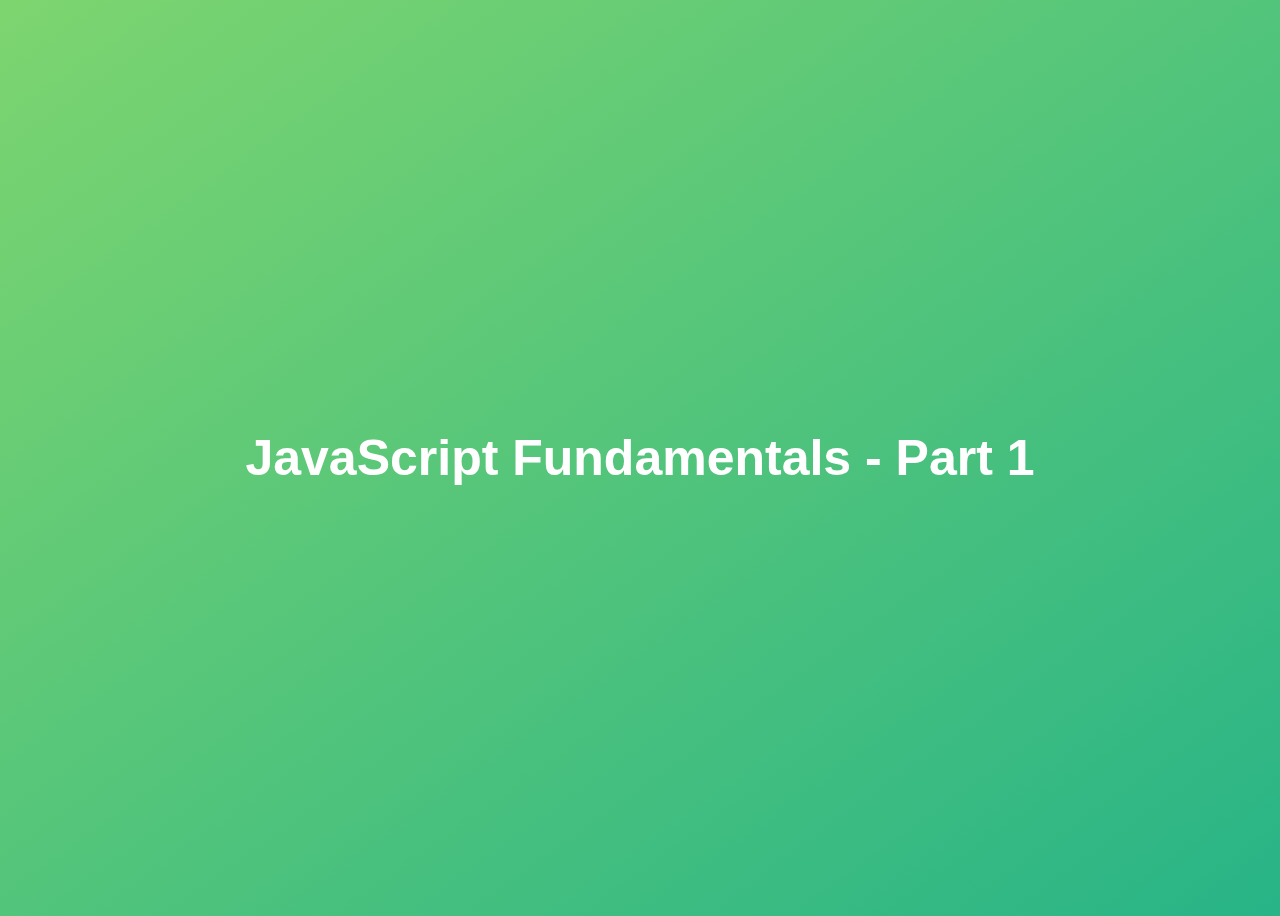
<file: 1-Fundamental_1/index.html>
<!DOCTYPE html>
<html lang="en">
  <head>
    <meta charset="UTF-8" />
    <meta name="viewport" content="width=device-width, initial-scale=1.0" />
    <meta http-equiv="X-UA-Compatible" content="ie=edge" />
    <title>JavaScript Fundamentals – Part 1</title>
    <style>
      body {
        height: 100vh;
        display: flex;
        align-items: center;
        background: linear-gradient(to top left, #28b487, #7dd56f);
      }
      h1 {
        font-family: sans-serif;
        font-size: 50px;
        line-height: 1.3;
        width: 100%;
        padding: 30px;
        text-align: center;
        color: white;
      }
    </style>
  </head>
  <body>
    <h1>JavaScript Fundamentals - Part 1</h1>

    <script src="script.js"></script>
  </body>
</html>
</file>
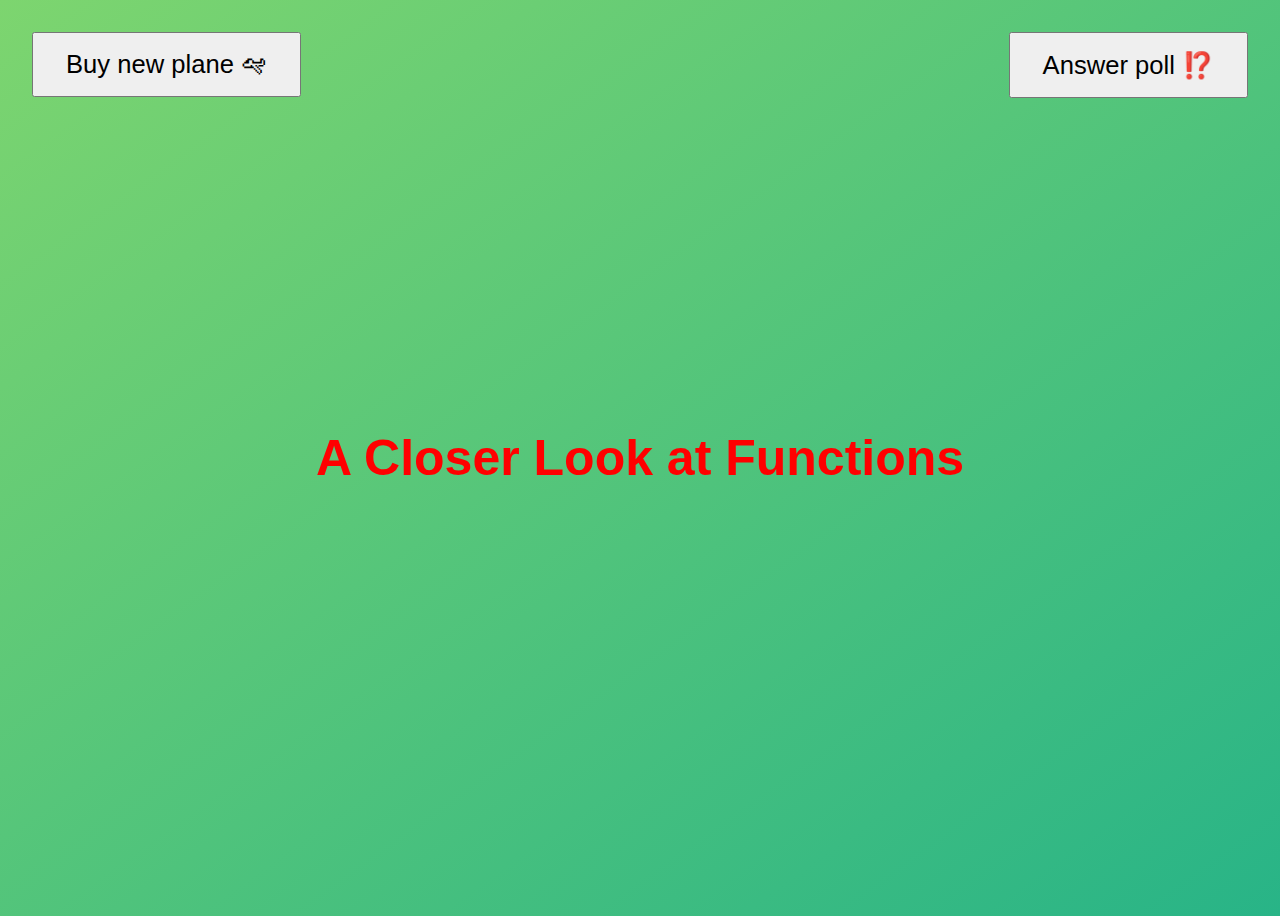
<file: 10-Functions/index.html>
<!DOCTYPE html>
<html lang="en">
  <head>
    <meta charset="UTF-8" />
    <meta name="viewport" content="width=device-width, initial-scale=1.0" />
    <meta http-equiv="X-UA-Compatible" content="ie=edge" />
    <title>A Closer Look at Functions</title>
    <style>
      body {
        height: 100vh;
        display: flex;
        align-items: center;
        background: linear-gradient(to top left, #28b487, #7dd56f);
      }
      h1 {
        font-family: sans-serif;
        font-size: 50px;
        line-height: 1.3;
        width: 100%;
        padding: 30px;
        text-align: center;
        color: white;
      }
      .buy,
      .poll {
        font-size: 1.6rem;
        padding: 1rem 2rem;
        position: absolute;
        top: 2rem;
      }
      .buy {
        left: 2rem;
      }
      .poll {
        right: 2rem;
      }
    </style>
  </head>
  <body>
    <h1>A Closer Look at Functions</h1>
    <button class="buy">Buy new plane 🛩</button>
    <button class="poll">Answer poll ⁉️</button>
    <script src="script.js"></script>
  </body>
</html>
</file>
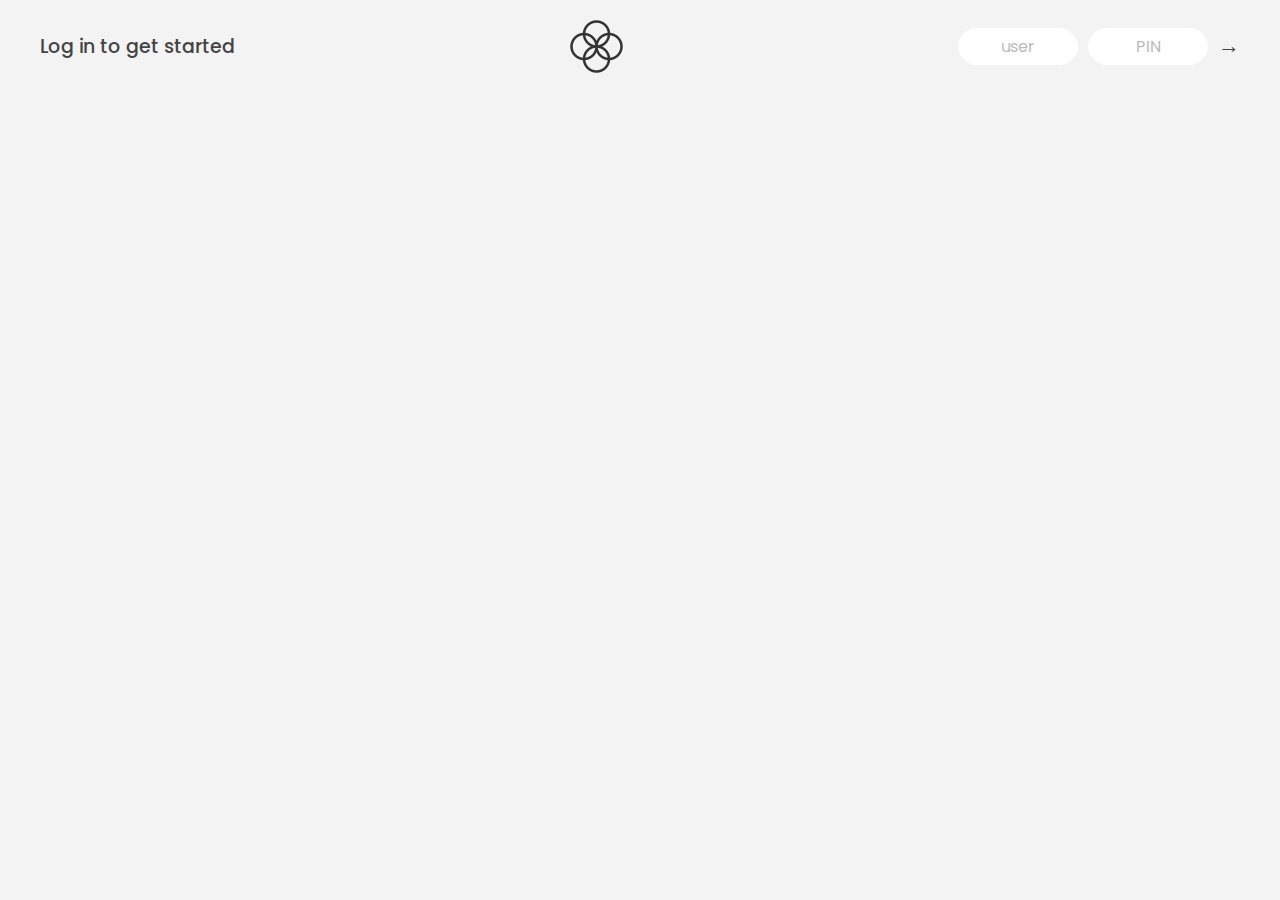
<file: 11-Arrays-Bankist/index.html>
<!DOCTYPE html>
<html lang="en">
  <head>
    <meta charset="UTF-8" />
    <meta name="viewport" content="width=device-width, initial-scale=1.0" />
    <meta http-equiv="X-UA-Compatible" content="ie=edge" />
    <link rel="shortcut icon" type="image/png" href="/icon.png" />

    <link
      href="https://fonts.googleapis.com/css?family=Poppins:400,500,600&display=swap"
      rel="stylesheet"
    />

    <link rel="stylesheet" href="style.css" />
    <title>Bankist</title>
  </head>
  <body>
    <!-- TOP NAVIGATION -->
    <nav>
      <p class="welcome">Log in to get started</p>
      <img src="logo.png" alt="Logo" class="logo" />
      <form class="login">
        <input
          type="text"
          placeholder="user"
          class="login__input login__input--user"
        />
        <!-- In practice, use type="password" -->
        <input
          type="text"
          placeholder="PIN"
          maxlength="4"
          class="login__input login__input--pin"
        />
        <button class="login__btn">&rarr;</button>
      </form>
    </nav>

    <main class="app">
      <!-- BALANCE -->
      <div class="balance">
        <div>
          <p class="balance__label">Current balance</p>
          <p class="balance__date">
            As of <span class="date">05/03/2037</span>
          </p>
        </div>
        <p class="balance__value">0000€</p>
      </div>

      <!-- MOVEMENTS -->
      <div class="movements">
        <div class="movements__row">
          <div class="movements__type movements__type--deposit">2 deposit</div>
          <div class="movements__date">3 days ago</div>
          <div class="movements__value">4 000€</div>
        </div>
        <div class="movements__row">
          <div class="movements__type movements__type--withdrawal">
            1 withdrawal
          </div>
          <div class="movements__date">24/01/2037</div>
          <div class="movements__value">-378€</div>
        </div>
      </div>

      <!-- SUMMARY -->
      <div class="summary">
        <p class="summary__label">In</p>
        <p class="summary__value summary__value--in">0000€</p>
        <p class="summary__label">Out</p>
        <p class="summary__value summary__value--out">0000€</p>
        <p class="summary__label">Interest</p>
        <p class="summary__value summary__value--interest">0000€</p>
        <button class="btn--sort">&downarrow; SORT</button>
      </div>

      <!-- OPERATION: TRANSFERS -->
      <div class="operation operation--transfer">
        <h2>Transfer money</h2>
        <form class="form form--transfer">
          <input type="text" class="form__input form__input--to" />
          <input type="number" class="form__input form__input--amount" />
          <button class="form__btn form__btn--transfer">&rarr;</button>
          <label class="form__label">Transfer to</label>
          <label class="form__label">Amount</label>
        </form>
      </div>

      <!-- OPERATION: LOAN -->
      <div class="operation operation--loan">
        <h2>Request loan</h2>
        <form class="form form--loan">
          <input type="number" class="form__input form__input--loan-amount" />
          <button class="form__btn form__btn--loan">&rarr;</button>
          <label class="form__label form__label--loan">Amount</label>
        </form>
      </div>

      <!-- OPERATION: CLOSE -->
      <div class="operation operation--close">
        <h2>Close account</h2>
        <form class="form form--close">
          <input type="text" class="form__input form__input--user" />
          <input
            type="password"
            maxlength="6"
            class="form__input form__input--pin"
          />
          <button class="form__btn form__btn--close">&rarr;</button>
          <label class="form__label">Confirm user</label>
          <label class="form__label">Confirm PIN</label>
        </form>
      </div>

      <!-- LOGOUT TIMER -->
      <p class="logout-timer">
        You will be logged out in <span class="timer">05:00</span>
      </p>
    </main>

    <!-- <footer>
      &copy; by Jonas Schmedtmann. Don't claim as your own :)
    </footer> -->

    <script src="script.js"></script>
  </body>
</html>
</file>
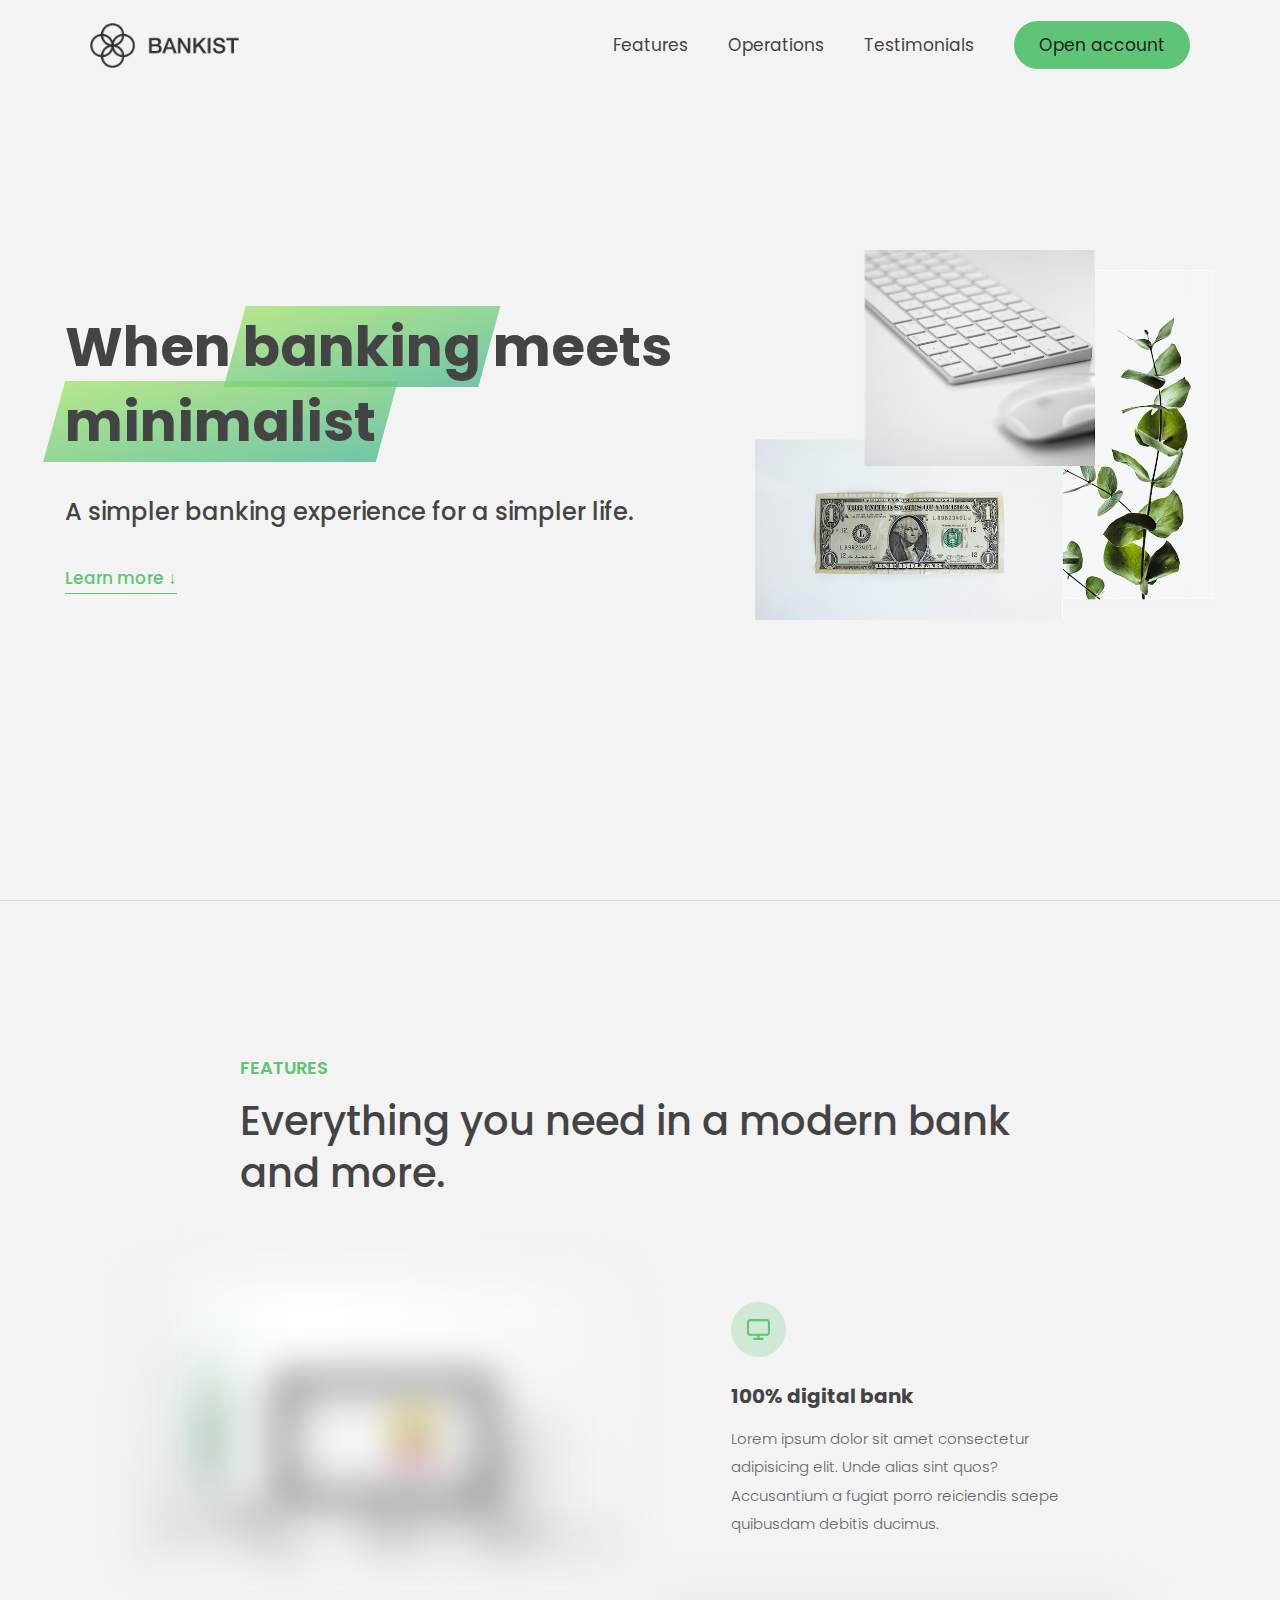
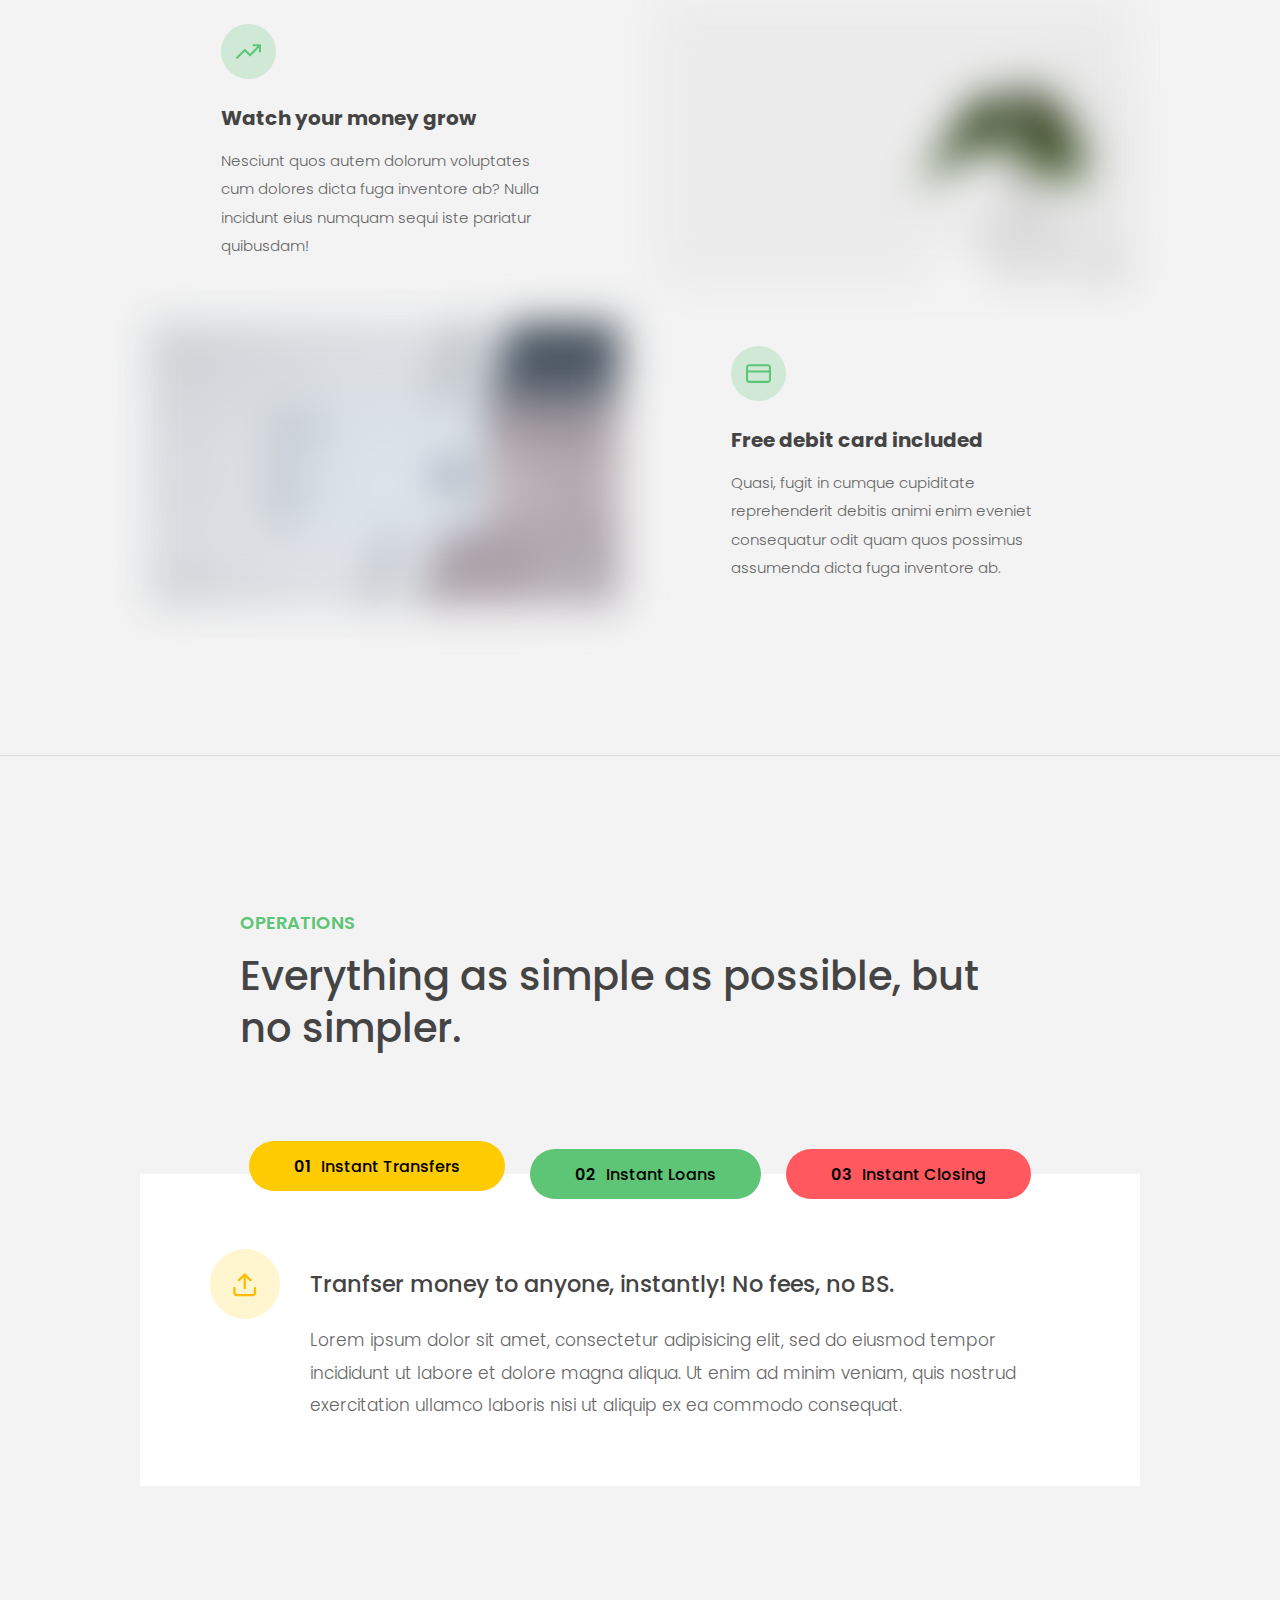
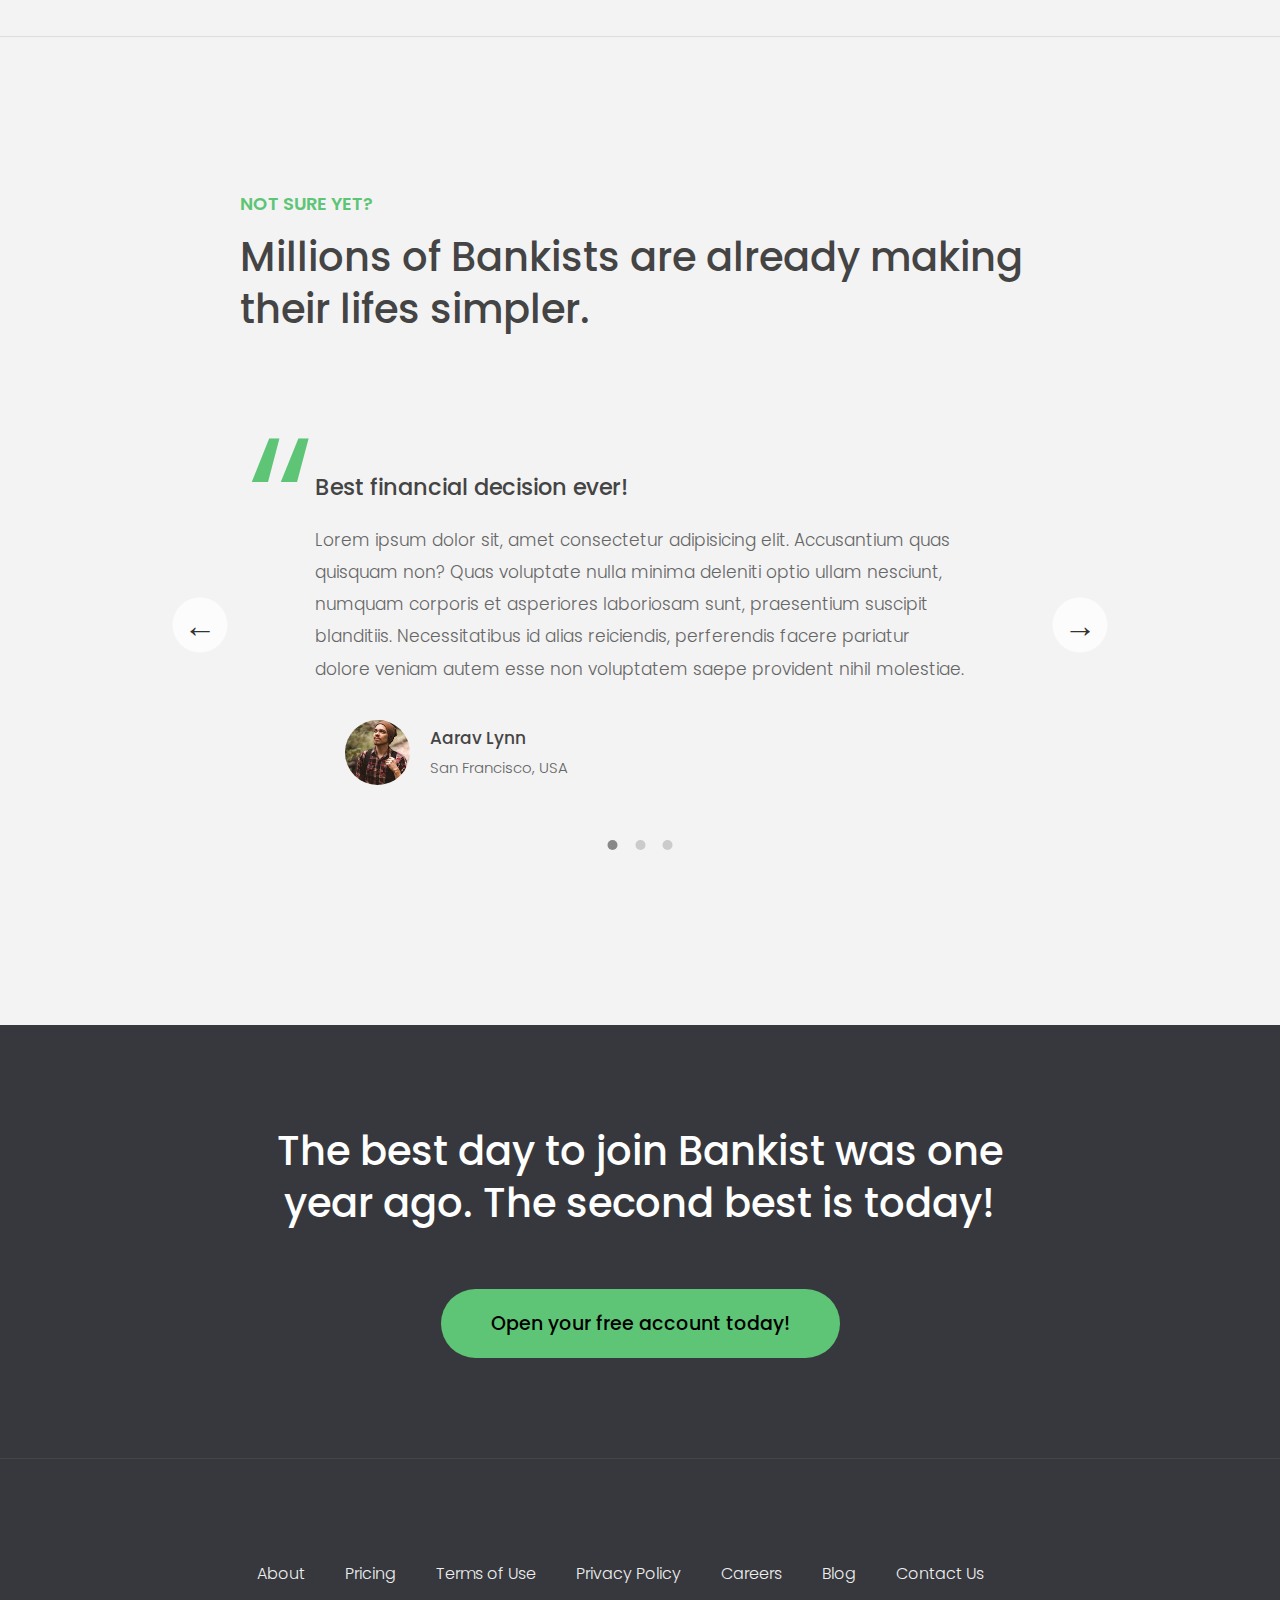
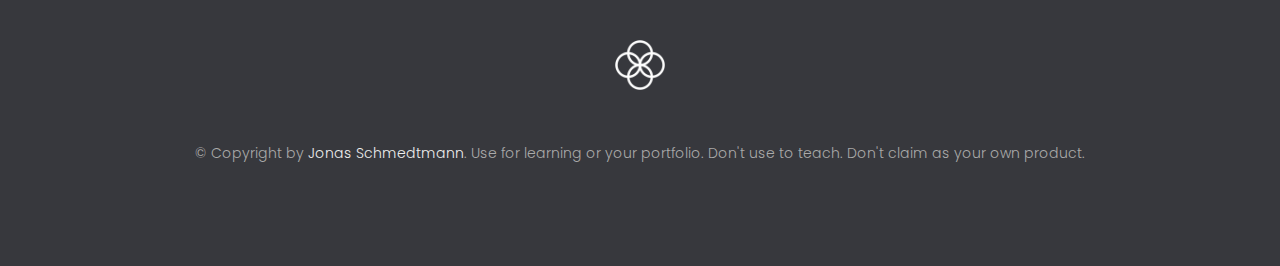
<file: 13-Advanced-DOM-Bankist/index.html>
<!DOCTYPE html>
<html lang="en">
  <head>
    <meta charset="UTF-8" />
    <meta name="viewport" content="width=device-width, initial-scale=1.0" />
    <meta http-equiv="X-UA-Compatible" content="ie=edge" />
    <link rel="shortcut icon" type="image/png" href="img/icon.png" />

    <link
      href="https://fonts.googleapis.com/css?family=Poppins:300,400,500,600&display=swap"
      rel="stylesheet"
    />
    <link rel="stylesheet" href="style.css" />
    <title>Bankist | When Banking meets Minimalist</title>
    <script defer src="script.js"></script>
  </head>
  <body>
    <header class="header">
      <nav class="nav">
        <img
          src="img/logo.png"
          alt="Bankist logo"
          class="nav__logo"
          id="logo"
          designer="Jonas"
          data-version-number="3.0"
        />
        <ul class="nav__links">
          <li class="nav__item">
            <a class="nav__link" href="#section--1">Features</a>
          </li>
          <li class="nav__item">
            <a class="nav__link" href="#section--2">Operations</a>
          </li>
          <li class="nav__item">
            <a class="nav__link" href="#section--3">Testimonials</a>
          </li>
          <li class="nav__item">
            <a class="nav__link nav__link--btn btn--show-modal" href="#"
              >Open account</a
            >
          </li>
        </ul>
      </nav>

      <div class="header__title">
        <h1>
          When
          <!-- Green highlight effect -->
          <span class="highlight">banking</span>
          meets<br />
          <span class="highlight">minimalist</span>
        </h1>
        <h4>A simpler banking experience for a simpler life.</h4>
        <button class="btn--text btn--scroll-to">Learn more &DownArrow;</button>
        <img
          src="img/hero.png"
          class="header__img"
          alt="Minimalist bank items"
        />
      </div>
    </header>

    <section class="section" id="section--1">
      <div class="section__title">
        <h2 class="section__description">Features</h2>
        <h3 class="section__header">
          Everything you need in a modern bank and more.
        </h3>
      </div>

      <div class="features">
        <img
          src="img/digital-lazy.jpg"
          data-src="img/digital.jpg"
          alt="Computer"
          class="features__img lazy-img"
        />
        <div class="features__feature">
          <div class="features__icon">
            <svg>
              <use xlink:href="img/icons.svg#icon-monitor"></use>
            </svg>
          </div>
          <h5 class="features__header">100% digital bank</h5>
          <p>
            Lorem ipsum dolor sit amet consectetur adipisicing elit. Unde alias
            sint quos? Accusantium a fugiat porro reiciendis saepe quibusdam
            debitis ducimus.
          </p>
        </div>

        <div class="features__feature">
          <div class="features__icon">
            <svg>
              <use xlink:href="img/icons.svg#icon-trending-up"></use>
            </svg>
          </div>
          <h5 class="features__header">Watch your money grow</h5>
          <p>
            Nesciunt quos autem dolorum voluptates cum dolores dicta fuga
            inventore ab? Nulla incidunt eius numquam sequi iste pariatur
            quibusdam!
          </p>
        </div>
        <img
          src="img/grow-lazy.jpg"
          data-src="img/grow.jpg"
          alt="Plant"
          class="features__img lazy-img"
        />

        <img
          src="img/card-lazy.jpg"
          data-src="img/card.jpg"
          alt="Credit card"
          class="features__img lazy-img"
        />
        <div class="features__feature">
          <div class="features__icon">
            <svg>
              <use xlink:href="img/icons.svg#icon-credit-card"></use>
            </svg>
          </div>
          <h5 class="features__header">Free debit card included</h5>
          <p>
            Quasi, fugit in cumque cupiditate reprehenderit debitis animi enim
            eveniet consequatur odit quam quos possimus assumenda dicta fuga
            inventore ab.
          </p>
        </div>
      </div>
    </section>

    <section class="section" id="section--2">
      <div class="section__title">
        <h2 class="section__description">Operations</h2>
        <h3 class="section__header">
          Everything as simple as possible, but no simpler.
        </h3>
      </div>

      <div class="operations">
        <div class="operations__tab-container">
          <button
            class="btn operations__tab operations__tab--1 operations__tab--active"
            data-tab="1"
          >
            <span>01</span>Instant Transfers
          </button>
          <button class="btn operations__tab operations__tab--2" data-tab="2">
            <span>02</span>Instant Loans
          </button>
          <button class="btn operations__tab operations__tab--3" data-tab="3">
            <span>03</span>Instant Closing
          </button>
        </div>
        <div
          class="operations__content operations__content--1 operations__content--active"
        >
          <div class="operations__icon operations__icon--1">
            <svg>
              <use xlink:href="img/icons.svg#icon-upload"></use>
            </svg>
          </div>
          <h5 class="operations__header">
            Tranfser money to anyone, instantly! No fees, no BS.
          </h5>
          <p>
            Lorem ipsum dolor sit amet, consectetur adipisicing elit, sed do
            eiusmod tempor incididunt ut labore et dolore magna aliqua. Ut enim
            ad minim veniam, quis nostrud exercitation ullamco laboris nisi ut
            aliquip ex ea commodo consequat.
          </p>
        </div>

        <div class="operations__content operations__content--2">
          <div class="operations__icon operations__icon--2">
            <svg>
              <use xlink:href="img/icons.svg#icon-home"></use>
            </svg>
          </div>
          <h5 class="operations__header">
            Buy a home or make your dreams come true, with instant loans.
          </h5>
          <p>
            Duis aute irure dolor in reprehenderit in voluptate velit esse
            cillum dolore eu fugiat nulla pariatur. Excepteur sint occaecat
            cupidatat non proident, sunt in culpa qui officia deserunt mollit
            anim id est laborum.
          </p>
        </div>
        <div class="operations__content operations__content--3">
          <div class="operations__icon operations__icon--3">
            <svg>
              <use xlink:href="img/icons.svg#icon-user-x"></use>
            </svg>
          </div>
          <h5 class="operations__header">
            No longer need your account? No problem! Close it instantly.
          </h5>
          <p>
            Excepteur sint occaecat cupidatat non proident, sunt in culpa qui
            officia deserunt mollit anim id est laborum. Ut enim ad minim
            veniam, quis nostrud exercitation ullamco laboris nisi ut aliquip ex
            ea commodo consequat.
          </p>
        </div>
      </div>
    </section>

    <section class="section" id="section--3">
      <div class="section__title section__title--testimonials">
        <h2 class="section__description">Not sure yet?</h2>
        <h3 class="section__header">
          Millions of Bankists are already making their lifes simpler.
        </h3>
      </div>

      <div class="slider">
        <div class="slide slide--1">
          <div class="testimonial">
            <h5 class="testimonial__header">Best financial decision ever!</h5>
            <blockquote class="testimonial__text">
              Lorem ipsum dolor sit, amet consectetur adipisicing elit.
              Accusantium quas quisquam non? Quas voluptate nulla minima
              deleniti optio ullam nesciunt, numquam corporis et asperiores
              laboriosam sunt, praesentium suscipit blanditiis. Necessitatibus
              id alias reiciendis, perferendis facere pariatur dolore veniam
              autem esse non voluptatem saepe provident nihil molestiae.
            </blockquote>
            <address class="testimonial__author">
              <img src="img/user-1.jpg" alt="" class="testimonial__photo" />
              <h6 class="testimonial__name">Aarav Lynn</h6>
              <p class="testimonial__location">San Francisco, USA</p>
            </address>
          </div>
        </div>

        <div class="slide slide--2">
          <div class="testimonial">
            <h5 class="testimonial__header">
              The last step to becoming a complete minimalist
            </h5>
            <blockquote class="testimonial__text">
              Quisquam itaque deserunt ullam, quia ea repellendus provident,
              ducimus neque ipsam modi voluptatibus doloremque, corrupti
              laborum. Incidunt numquam perferendis veritatis neque repellendus.
              Lorem, ipsum dolor sit amet consectetur adipisicing elit. Illo
              deserunt exercitationem deleniti.
            </blockquote>
            <address class="testimonial__author">
              <img src="img/user-2.jpg" alt="" class="testimonial__photo" />
              <h6 class="testimonial__name">Miyah Miles</h6>
              <p class="testimonial__location">London, UK</p>
            </address>
          </div>
        </div>

        <div class="slide slide--3">
          <div class="testimonial">
            <h5 class="testimonial__header">
              Finally free from old-school banks
            </h5>
            <blockquote class="testimonial__text">
              Debitis, nihil sit minus suscipit magni aperiam vel tenetur
              incidunt commodi architecto numquam omnis nulla autem,
              necessitatibus blanditiis modi similique quidem. Odio aliquam
              culpa dicta beatae quod maiores ipsa minus consequatur error sunt,
              deleniti saepe aliquid quos inventore sequi. Necessitatibus id
              alias reiciendis, perferendis facere.
            </blockquote>
            <address class="testimonial__author">
              <img src="img/user-3.jpg" alt="" class="testimonial__photo" />
              <h6 class="testimonial__name">Francisco Gomes</h6>
              <p class="testimonial__location">Lisbon, Portugal</p>
            </address>
          </div>
        </div>

        <!-- <div class="slide"><img src="img/img-1.jpg" alt="Photo 1" /></div>
        <div class="slide"><img src="img/img-2.jpg" alt="Photo 2" /></div>
        <div class="slide"><img src="img/img-3.jpg" alt="Photo 3" /></div>
        <div class="slide"><img src="img/img-4.jpg" alt="Photo 4" /></div> -->

        <button class="slider__btn slider__btn--left">&larr;</button>
        <button class="slider__btn slider__btn--right">&rarr;</button>
        <div class="dots"></div>
      </div>
    </section>

    <section class="section section--sign-up">
      <div class="section__title">
        <h3 class="section__header">
          The best day to join Bankist was one year ago. The second best is
          today!
        </h3>
      </div>
      <button class="btn btn--show-modal">Open your free account today!</button>
    </section>

    <footer class="footer">
      <ul class="footer__nav">
        <li class="footer__item">
          <a class="footer__link" href="#">About</a>
        </li>
        <li class="footer__item">
          <a class="footer__link" href="#">Pricing</a>
        </li>
        <li class="footer__item">
          <a class="footer__link" href="#">Terms of Use</a>
        </li>
        <li class="footer__item">
          <a class="footer__link" href="#">Privacy Policy</a>
        </li>
        <li class="footer__item">
          <a class="footer__link" href="#">Careers</a>
        </li>
        <li class="footer__item">
          <a class="footer__link" href="#">Blog</a>
        </li>
        <li class="footer__item">
          <a class="footer__link" href="#">Contact Us</a>
        </li>
      </ul>
      <img src="img/icon.png" alt="Logo" class="footer__logo" />
      <p class="footer__copyright">
        &copy; Copyright by
        <a
          class="footer__link twitter-link"
          target="_blank"
          href="https://twitter.com/jonasschmedtman"
          >Jonas Schmedtmann</a
        >. Use for learning or your portfolio. Don't use to teach. Don't claim
        as your own product.
      </p>
    </footer>

    <div class="modal hidden">
      <button class="btn--close-modal">&times;</button>
      <h2 class="modal__header">
        Open your bank account <br />
        in just <span class="highlight">5 minutes</span>
      </h2>
      <form class="modal__form">
        <label>First Name</label>
        <input type="text" />
        <label>Last Name</label>
        <input type="text" />
        <label>Email Address</label>
        <input type="email" />
        <button class="btn">Next step &rarr;</button>
      </form>
    </div>
    <div class="overlay hidden"></div>

    <!-- <script src="script.js"></script> -->
  </body>
</html>
</file>
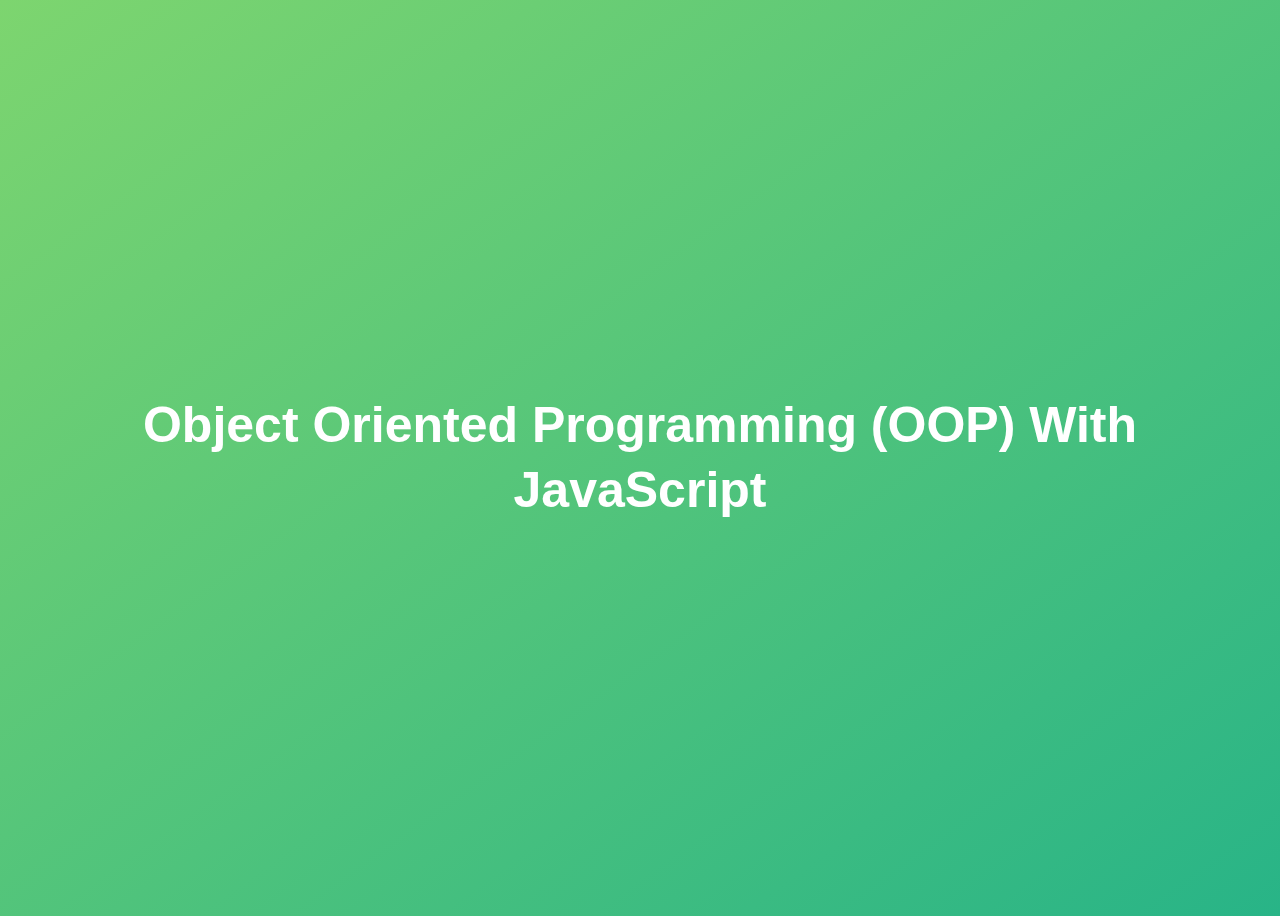
<file: 14-OOP/index.html>
<!DOCTYPE html>
<html lang="en">
  <head>
    <meta charset="UTF-8" />
    <meta name="viewport" content="width=device-width, initial-scale=1.0" />
    <meta http-equiv="X-UA-Compatible" content="ie=edge" />
    <title>Object Oriented Programming (OOP) With JavaScript</title>
    <style>
      body {
        height: 100vh;
        display: flex;
        align-items: center;
        background: linear-gradient(to top left, #28b487, #7dd56f);
      }
      h1 {
        font-family: sans-serif;
        font-size: 50px;
        line-height: 1.3;
        width: 100%;
        padding: 30px;
        text-align: center;
        color: white;
      }
    </style>
    <script defer src="script.js"></script>
  </head>
  <body>
    <h1>Object Oriented Programming (OOP) With JavaScript</h1>
  </body>
</html>
</file>
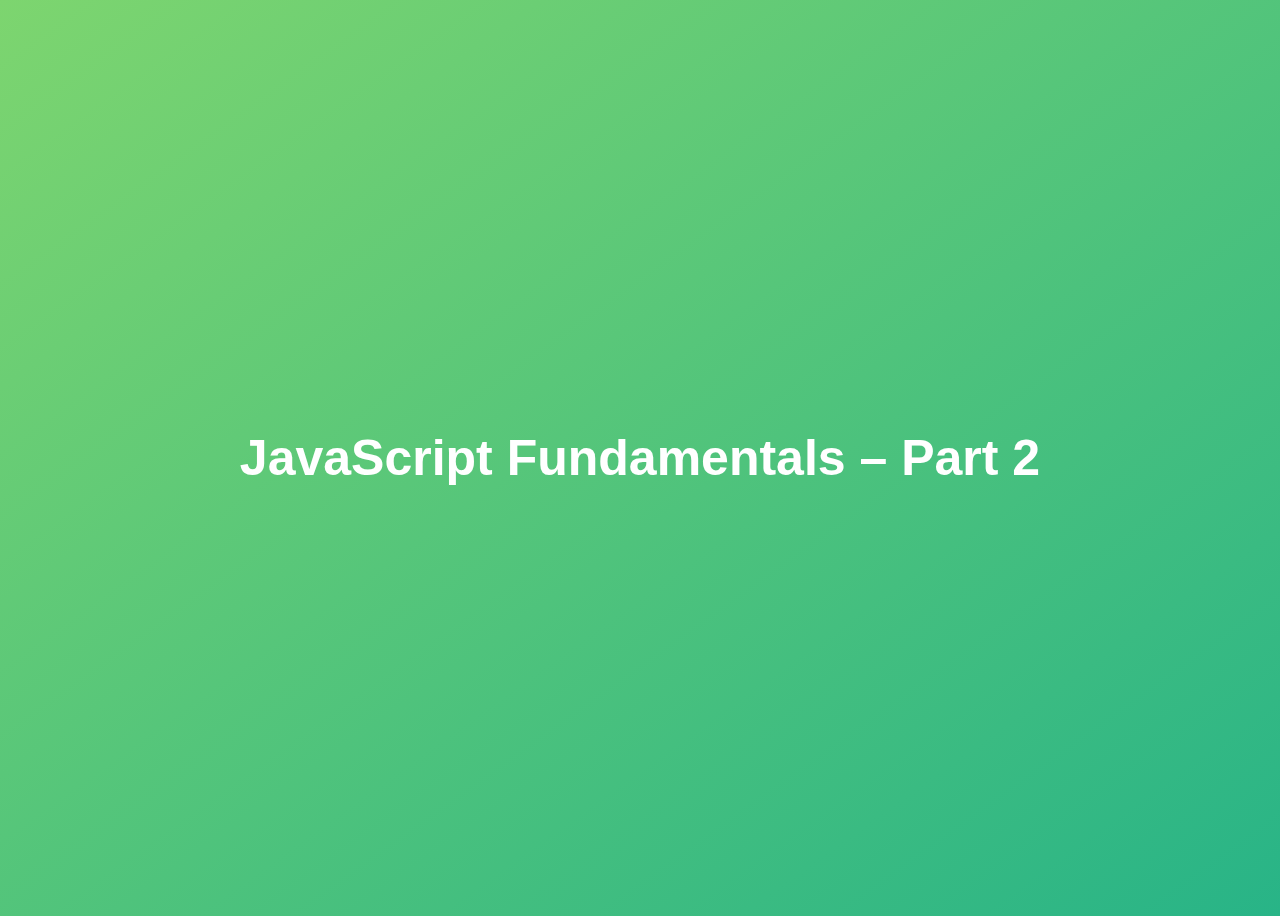
<file: 2-Fundamental_2/index.html>
<!DOCTYPE html>
<html lang="en">
  <head>
    <meta charset="UTF-8" />
    <meta name="viewport" content="width=device-width, initial-scale=1.0" />
    <meta http-equiv="X-UA-Compatible" content="ie=edge" />
    <title>JavaScript Fundamentals – Part 2</title>
    <style>
      body {
        height: 100vh;
        display: flex;
        align-items: center;
        background: linear-gradient(to top left, #28b487, #7dd56f);
      }
      h1 {
        font-family: sans-serif;
        font-size: 50px;
        line-height: 1.3;
        width: 100%;
        padding: 30px;
        text-align: center;
        color: white;
      }
    </style>
  </head>
  <body>
    <h1>JavaScript Fundamentals – Part 2</h1>
    <script src="script.js"></script>
  </body>
</html>
</file>
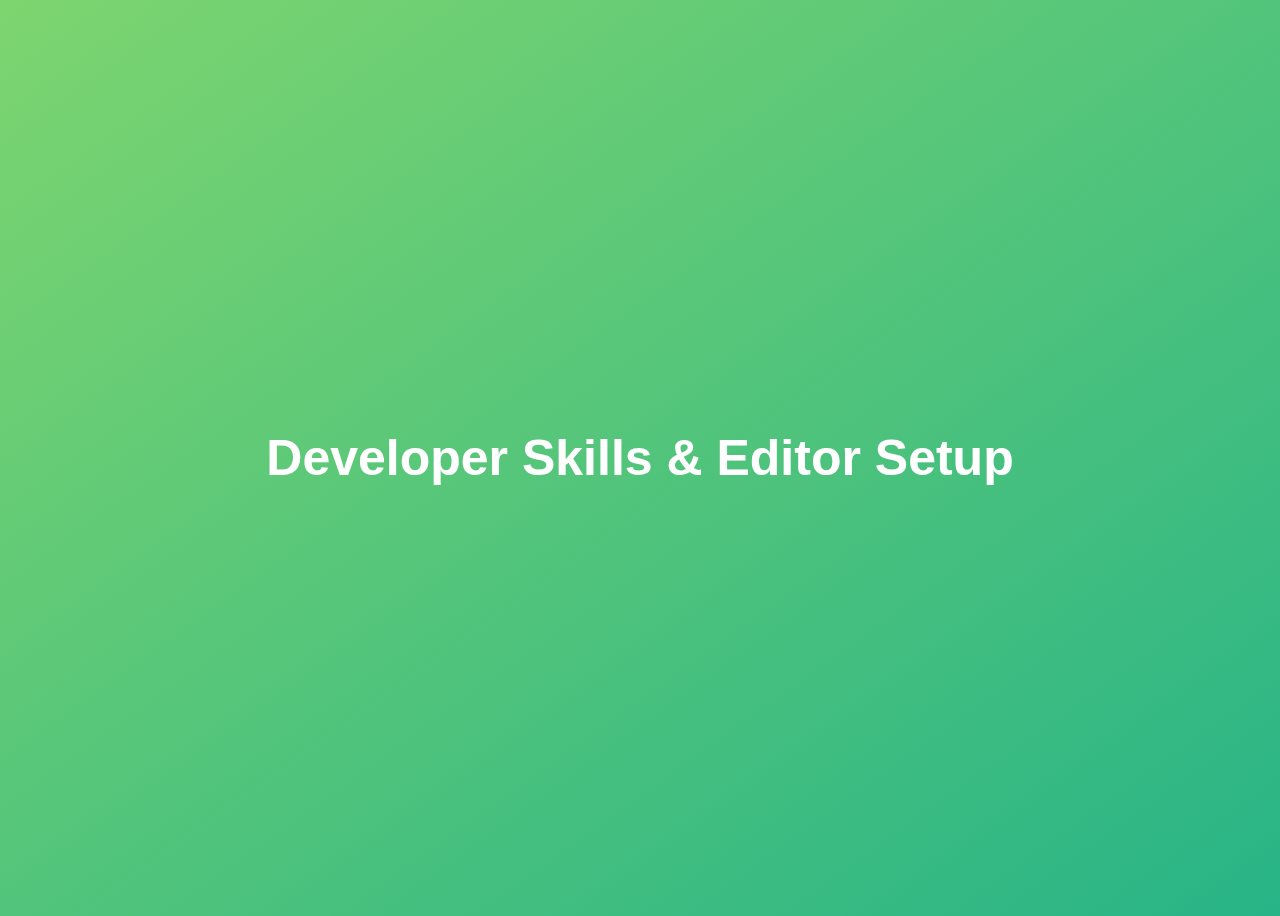
<file: 3-Developer_Skills/index.html>
<!DOCTYPE html>
<html lang="en">
  <head>
    <meta charset="UTF-8" />
    <meta name="viewport" content="width=device-width, initial-scale=1.0" />
    <meta http-equiv="X-UA-Compatible" content="ie=edge" />
    <title>Developer Skills & Editor Setup</title>
    <style>
      body {
        height: 100vh;
        display: flex;
        align-items: center;
        background: linear-gradient(to top left, #28b487, #7dd56f);
      }
      h1 {
        font-family: sans-serif;
        font-size: 50px;
        line-height: 1.3;
        width: 100%;
        padding: 30px;
        text-align: center;
        color: white;
      }
    </style>
  </head>
  <body>
    <h1>Developer Skills & Editor Setup</h1>
    <script src="script.js"></script>
  </body>
</html>
</file>
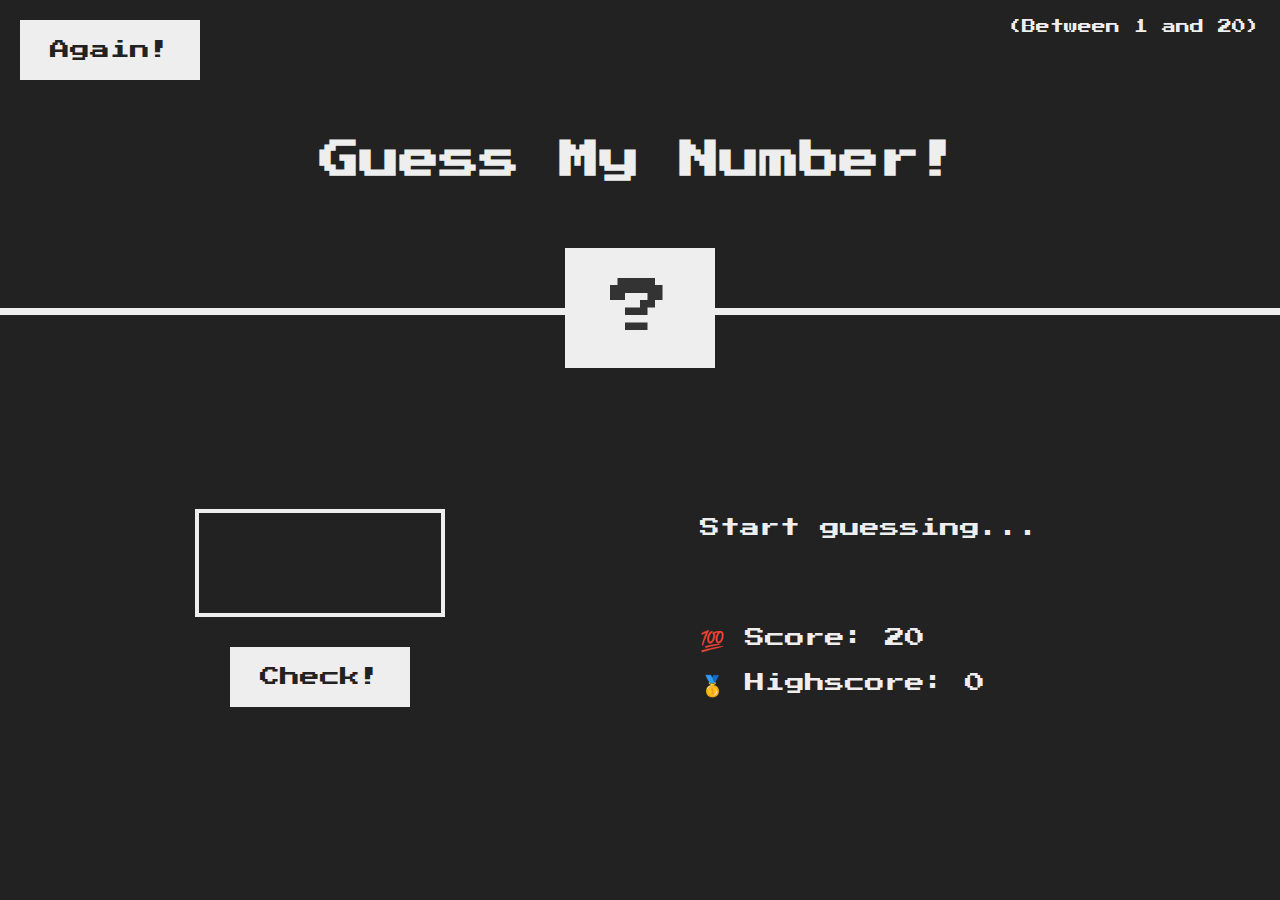
<file: 5-Guess-Number-Project/index.html>
<!DOCTYPE html>
<html lang="en">
  <head>
    <meta charset="UTF-8" />
    <meta name="viewport" content="width=device-width, initial-scale=1.0" />
    <meta http-equiv="X-UA-Compatible" content="ie=edge" />
    <link rel="stylesheet" href="style.css" />
    <title>Guess My Number!</title>
  </head>
  <body>
    <header>
      <h1>Guess My Number!</h1>
      <p class="between">(Between 1 and 20)</p>
      <button class="btn again">Again!</button>
      <div class="number">?</div>
    </header>
    <main>
      <section class="left">
        <input type="number" class="guess" />
        <button class="btn check">Check!</button>
      </section>
      <section class="right">
        <p class="message">Start guessing...</p>
        <p class="label-score">💯 Score: <span class="score">20</span></p>
        <p class="label-highscore">
          🥇 Highscore: <span class="highscore">0</span>
        </p>
      </section>
    </main>
    <script src="script.js"></script>
  </body>
</html>
</file>
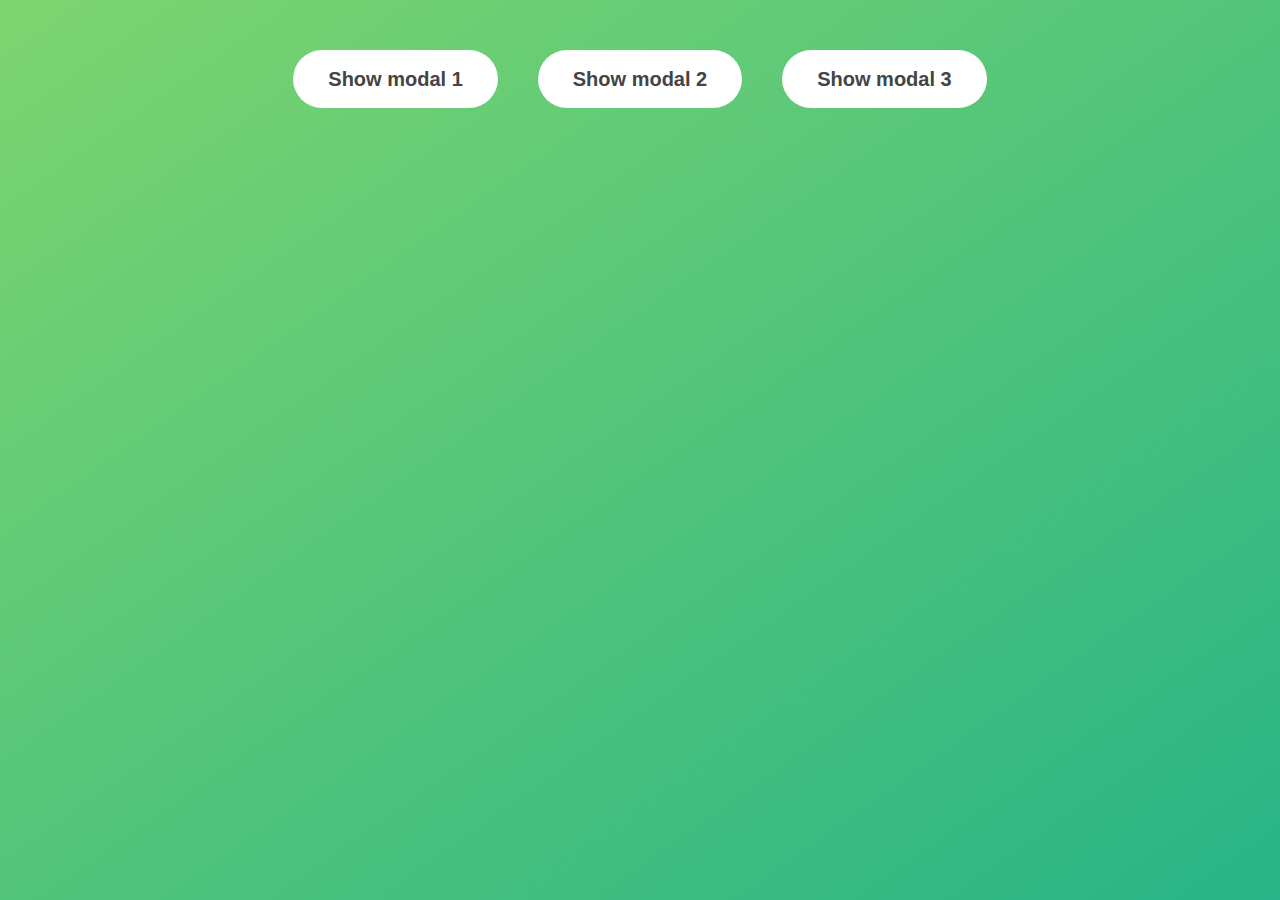
<file: 6-Modal/index.html>
<!DOCTYPE html>
<html lang="en">
  <head>
    <meta charset="UTF-8" />
    <meta name="viewport" content="width=device-width, initial-scale=1.0" />
    <meta http-equiv="X-UA-Compatible" content="ie=edge" />
    <link rel="stylesheet" href="style.css" />
    <title>Modal window</title>
  </head>
  <body>
    <button class="show-modal">Show modal 1</button>
    <button class="show-modal">Show modal 2</button>
    <button class="show-modal">Show modal 3</button>

    <div class="modal hidden">
      <button class="close-modal">&times;</button>
      <h1>I'm a modal window 😍</h1>
      <p>
        Lorem ipsum dolor sit amet, consectetur adipisicing elit, sed do eiusmod
        tempor incididunt ut labore et dolore magna aliqua. Ut enim ad minim
        veniam, quis nostrud exercitation ullamco laboris nisi ut aliquip ex ea
        commodo consequat. Duis aute irure dolor in reprehenderit in voluptate
        velit esse cillum dolore eu fugiat nulla pariatur. Excepteur sint
        occaecat cupidatat non proident, sunt in culpa qui officia deserunt
        mollit anim id est laborum.
      </p>
    </div>
    <div class="overlay hidden"></div>

    <script src="script.js"></script>
  </body>
</html>
</file>
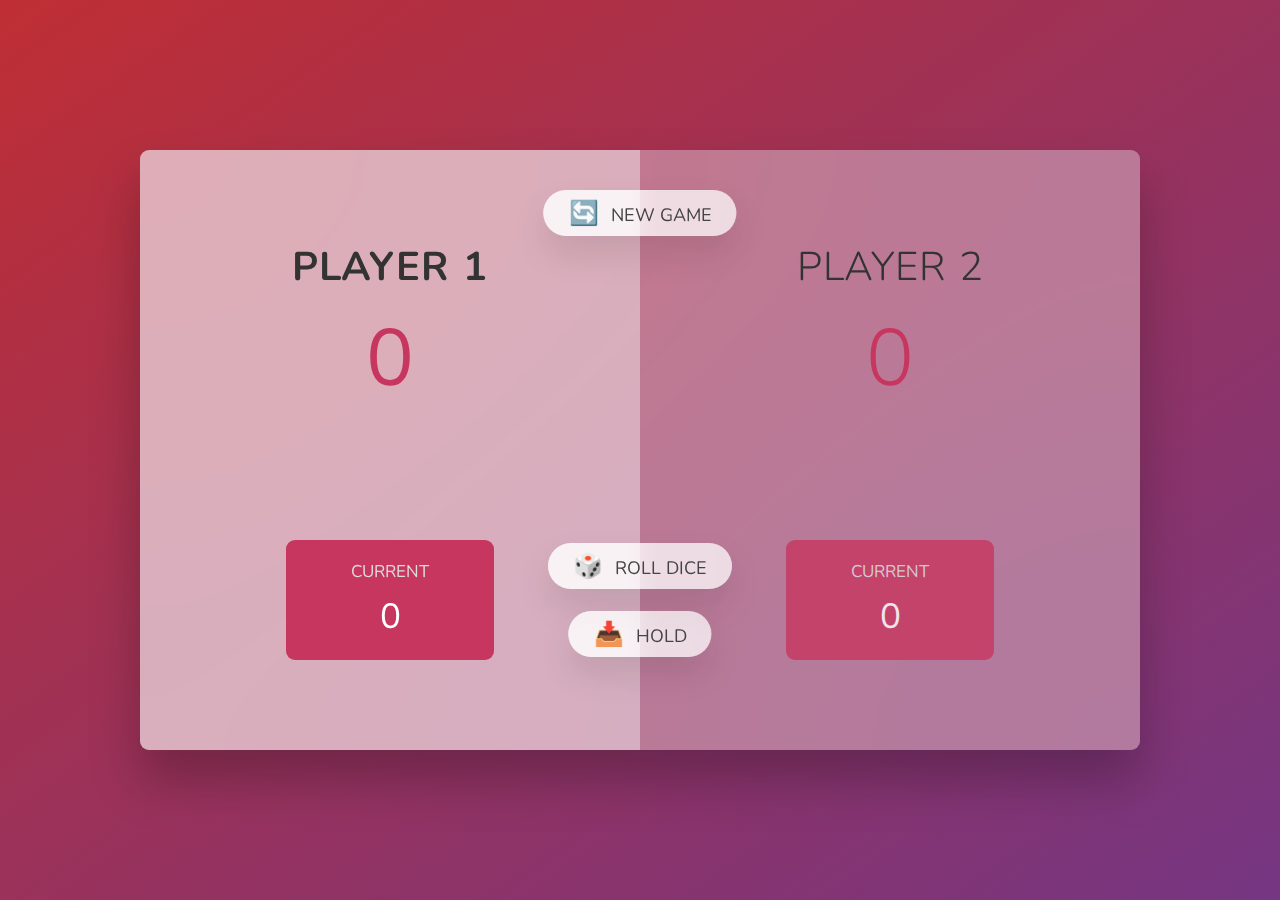
<file: 7-Pig-Game/index.html>
<!DOCTYPE html>
<html lang="en">
  <head>
    <meta charset="UTF-8" />
    <meta name="viewport" content="width=device-width, initial-scale=1.0" />
    <meta http-equiv="X-UA-Compatible" content="ie=edge" />
    <link rel="stylesheet" href="style.css" />
    <title>Pig Game</title>
  </head>
  <body>
    <main>
      <section class="player player--0 player--active">
        <h2 class="name" id="name--0">Player 1</h2>
        <p class="score" id="score--0">43</p>
        <div class="current">
          <p class="current-label">Current</p>
          <p class="current-score" id="current--0">0</p>
        </div>
      </section>
      <section class="player player--1">
        <h2 class="name" id="name--1">Player 2</h2>
        <p class="score" id="score--1">24</p>
        <div class="current">
          <p class="current-label">Current</p>
          <p class="current-score" id="current--1">0</p>
        </div>
      </section>

      <img src="dice-5.png" alt="Playing dice" class="dice" />
      <button class="btn btn--new">🔄 New game</button>
      <button class="btn btn--roll">🎲 Roll dice</button>
      <button class="btn btn--hold">📥 Hold</button>
    </main>
    <script src="script.js"></script>
  </body>
</html>
</file>
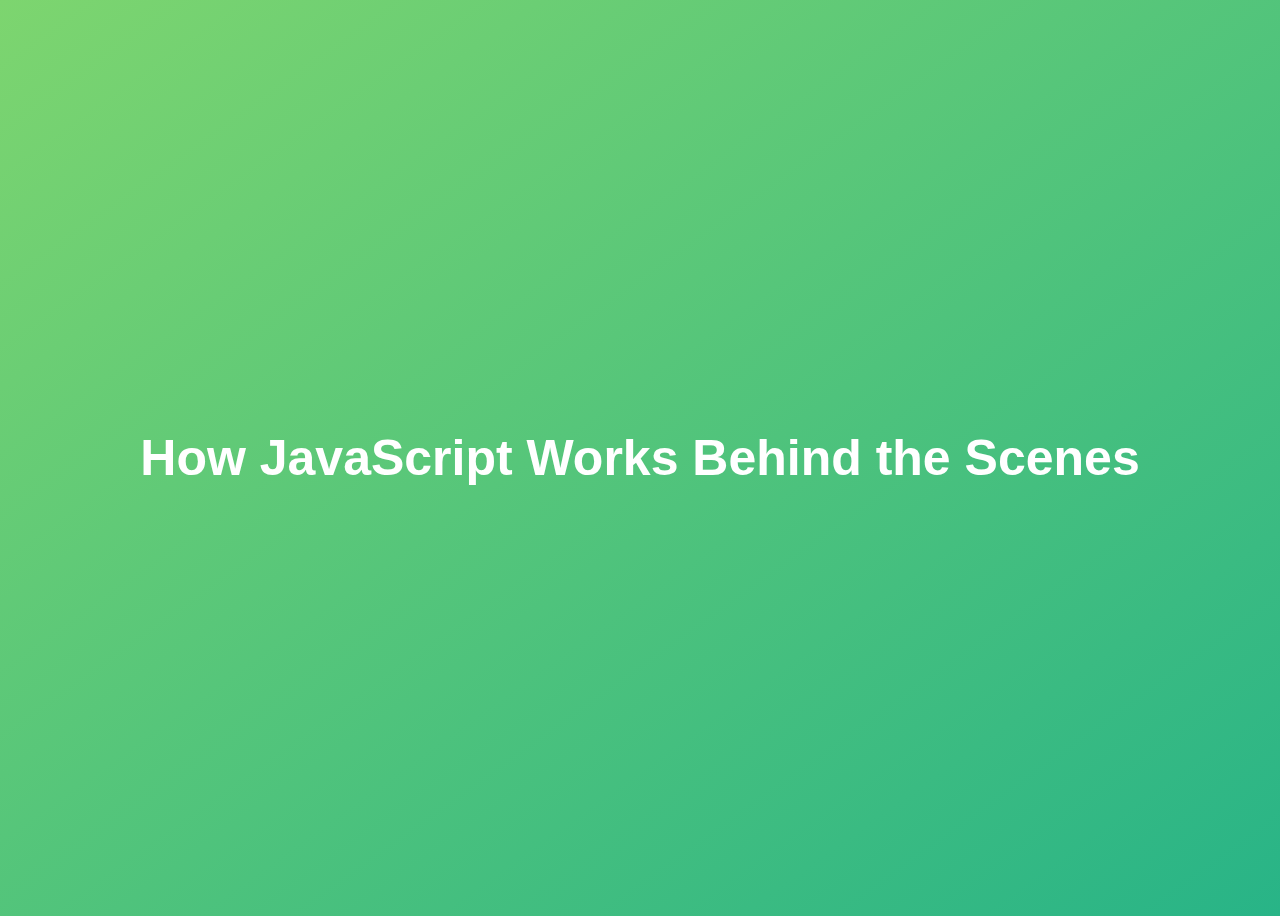
<file: 8-Behind-the-Scenes/index.html>
<!DOCTYPE html>
<html lang="en">
  <head>
    <meta charset="UTF-8" />
    <meta name="viewport" content="width=device-width, initial-scale=1.0" />
    <meta http-equiv="X-UA-Compatible" content="ie=edge" />
    <title>How JavaScript Works Behind the Scenes</title>
    <style>
      body {
        height: 100vh;
        display: flex;
        align-items: center;
        background: linear-gradient(to top left, #28b487, #7dd56f);
      }
      h1 {
        font-family: sans-serif;
        font-size: 50px;
        line-height: 1.3;
        width: 100%;
        padding: 30px;
        text-align: center;
        color: white;
      }
    </style>
  </head>
  <body>
    <h1>How JavaScript Works Behind the Scenes</h1>
    <script src="script.js"></script>
  </body>
</html>
</file>
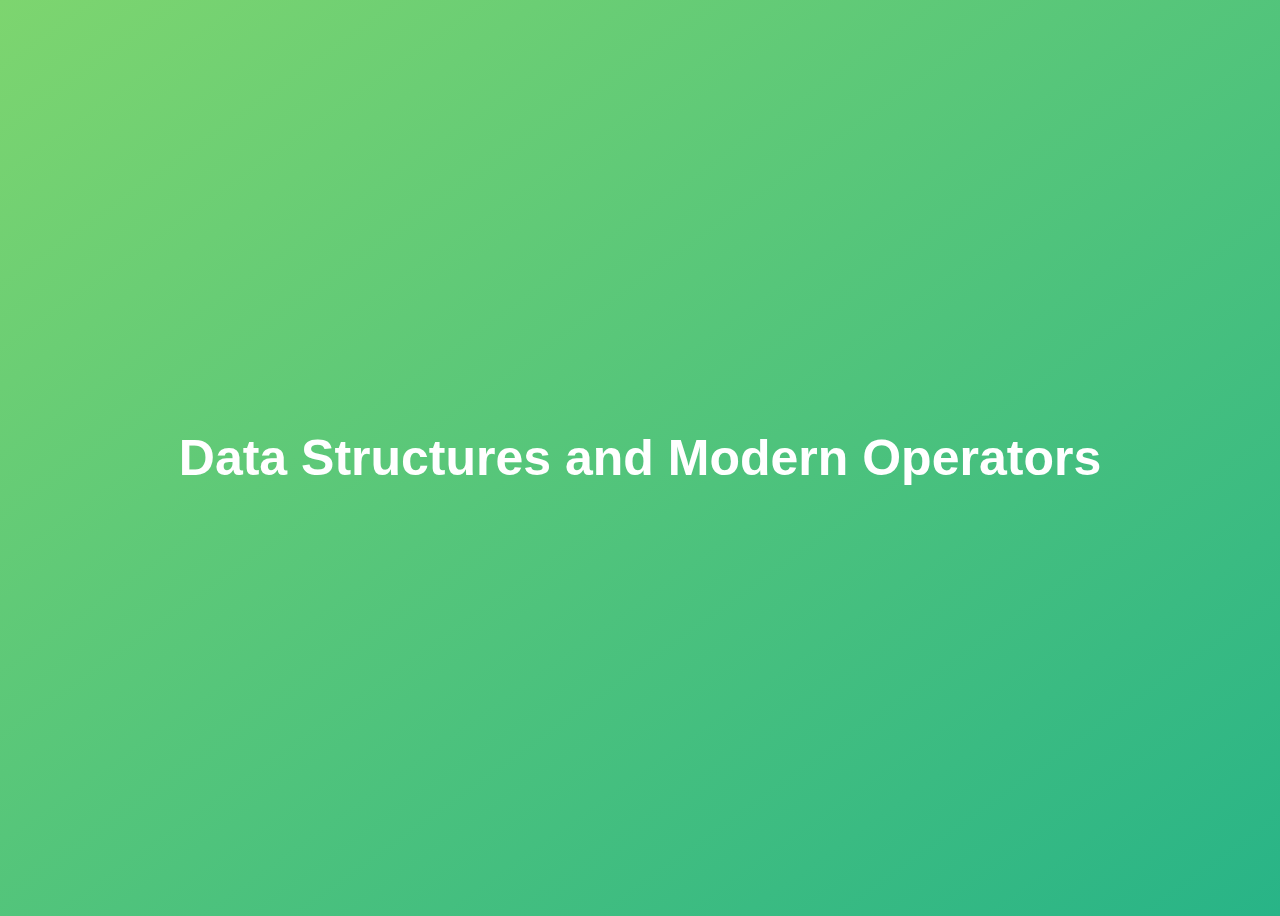
<file: 9-Data-Structures-Operators/index.html>
<!DOCTYPE html>
<html lang="en">
  <head>
    <meta charset="UTF-8" />
    <meta name="viewport" content="width=device-width, initial-scale=1.0" />
    <meta http-equiv="X-UA-Compatible" content="ie=edge" />
    <title>Data Structures and Modern Operators</title>
    <style>
      body {
        height: 100vh;
        display: flex;
        align-items: center;
        background: linear-gradient(to top left, #28b487, #7dd56f);
      }
      h1 {
        font-family: sans-serif;
        font-size: 50px;
        line-height: 1.3;
        width: 100%;
        padding: 30px;
        text-align: center;
        color: white;
      }
      button {
        width: 50px;
        height: 20px;
        margin: 10px;
      }
      textarea {
        width: 300px;
        height: 100px;
      }
    </style>
  </head>
  <body>
    <h1>Data Structures and Modern Operators</h1>
    <script src="script.js"></script>
  </body>
</html>
</file>
<file: 11-Arrays-Bankist/style.css>
/*
 * Use this CSS to learn some intersting techniques,
 * in case you're wondering how I built the UI.
 * Have fun! 😁
 */

* {
  margin: 0;
  padding: 0;
  box-sizing: inherit;
}

html {
  font-size: 62.5%;
  box-sizing: border-box;
}

body {
  font-family: "Poppins", sans-serif;
  color: #444;
  background-color: #f3f3f3;
  height: 100vh;
  padding: 2rem;
}

nav {
  display: flex;
  justify-content: space-between;
  align-items: center;
  padding: 0 2rem;
}

.welcome {
  font-size: 1.9rem;
  font-weight: 500;
}

.logo {
  height: 5.25rem;
}

.login {
  display: flex;
}

.login__input {
  border: none;
  padding: 0.5rem 2rem;
  font-size: 1.6rem;
  font-family: inherit;
  text-align: center;
  width: 12rem;
  border-radius: 10rem;
  margin-right: 1rem;
  color: inherit;
  border: 1px solid #fff;
  transition: all 0.3s;
}

.login__input:focus {
  outline: none;
  border: 1px solid #ccc;
}

.login__input::placeholder {
  color: #bbb;
}

.login__btn {
  border: none;
  background: none;
  font-size: 2.2rem;
  color: inherit;
  cursor: pointer;
  transition: all 0.3s;
}

.login__btn:hover,
.login__btn:focus,
.btn--sort:hover,
.btn--sort:focus {
  outline: none;
  color: #777;
}

/* MAIN */
.app {
  position: relative;
  max-width: 100rem;
  margin: 4rem auto;
  display: grid;
  grid-template-columns: 4fr 3fr;
  grid-template-rows: auto repeat(3, 15rem) auto;
  gap: 2rem;

  /* NOTE This creates the fade in/out anumation */
  opacity: 0;
  transition: all 1s;
}

.balance {
  grid-column: 1 / span 2;
  display: flex;
  align-items: flex-end;
  justify-content: space-between;
  margin-bottom: 2rem;
}

.balance__label {
  font-size: 2.2rem;
  font-weight: 500;
  margin-bottom: -0.2rem;
}

.balance__date {
  font-size: 1.4rem;
  color: #888;
}

.balance__value {
  font-size: 4.5rem;
  font-weight: 400;
}

/* MOVEMENTS */
.movements {
  grid-row: 2 / span 3;
  background-color: #fff;
  border-radius: 1rem;
  overflow: scroll;
}

.movements__row {
  padding: 2.25rem 4rem;
  display: flex;
  align-items: center;
  border-bottom: 1px solid #eee;
}

.movements__type {
  font-size: 1.1rem;
  text-transform: uppercase;
  font-weight: 500;
  color: #fff;
  padding: 0.1rem 1rem;
  border-radius: 10rem;
  margin-right: 2rem;
}

.movements__date {
  font-size: 1.1rem;
  text-transform: uppercase;
  font-weight: 500;
  color: #666;
}

.movements__type--deposit {
  background-image: linear-gradient(to top left, #39b385, #9be15d);
}

.movements__type--withdrawal {
  background-image: linear-gradient(to top left, #e52a5a, #ff585f);
}

.movements__value {
  font-size: 1.7rem;
  margin-left: auto;
}

/* SUMMARY */
.summary {
  grid-row: 5 / 6;
  display: flex;
  align-items: baseline;
  padding: 0 0.3rem;
  margin-top: 1rem;
}

.summary__label {
  font-size: 1.2rem;
  font-weight: 500;
  text-transform: uppercase;
  margin-right: 0.8rem;
}

.summary__value {
  font-size: 2.2rem;
  margin-right: 2.5rem;
}

.summary__value--in,
.summary__value--interest {
  color: #66c873;
}

.summary__value--out {
  color: #f5465d;
}

.btn--sort {
  margin-left: auto;
  border: none;
  background: none;
  font-size: 1.3rem;
  font-weight: 500;
  cursor: pointer;
}

/* OPERATIONS */
.operation {
  border-radius: 1rem;
  padding: 3rem 4rem;
  color: #333;
}

.operation--transfer {
  background-image: linear-gradient(to top left, #ffb003, #ffcb03);
}

.operation--loan {
  background-image: linear-gradient(to top left, #39b385, #9be15d);
}

.operation--close {
  background-image: linear-gradient(to top left, #e52a5a, #ff585f);
}

h2 {
  margin-bottom: 1.5rem;
  font-size: 1.7rem;
  font-weight: 600;
  color: #333;
}

.form {
  display: grid;
  grid-template-columns: 2.5fr 2.5fr 1fr;
  grid-template-rows: auto auto;
  gap: 0.4rem 1rem;
}

/* Exceptions for interst */
.form.form--loan {
  grid-template-columns: 2.5fr 1fr 2.5fr;
}
.form__label--loan {
  grid-row: 2;
}
/* End exceptions */

.form__input {
  width: 100%;
  border: none;
  background-color: rgba(255, 255, 255, 0.4);
  font-family: inherit;
  font-size: 1.5rem;
  text-align: center;
  color: #333;
  padding: 0.3rem 1rem;
  border-radius: 0.7rem;
  transition: all 0.3s;
}

.form__input:focus {
  outline: none;
  background-color: rgba(255, 255, 255, 0.6);
}

.form__label {
  font-size: 1.3rem;
  text-align: center;
}

.form__btn {
  border: none;
  border-radius: 0.7rem;
  font-size: 1.8rem;
  background-color: #fff;
  cursor: pointer;
  transition: all 0.3s;
}

.form__btn:focus {
  outline: none;
  background-color: rgba(255, 255, 255, 0.8);
}

.logout-timer {
  padding: 0 0.3rem;
  margin-top: 1.9rem;
  text-align: right;
  font-size: 1.25rem;
}

.timer {
  font-weight: 600;
}
</file>
<file: 13-Advanced-DOM-Bankist/style.css>
/* The page is NOT responsive. You can implement responsiveness yourself if you wanna have some fun 😃 */

:root {
  --color-primary: #5ec576;
  --color-secondary: #ffcb03;
  --color-tertiary: #ff585f;
  --color-primary-darker: #4bbb7d;
  --color-secondary-darker: #ffbb00;
  --color-tertiary-darker: #fd424b;
  --color-primary-opacity: #5ec5763a;
  --color-secondary-opacity: #ffcd0331;
  --color-tertiary-opacity: #ff58602d;
  --gradient-primary: linear-gradient(to top left, #39b385, #9be15d);
  --gradient-secondary: linear-gradient(to top left, #ffb003, #ffcb03);
}

* {
  margin: 0;
  padding: 0;
  box-sizing: inherit;
}

html {
  font-size: 62.5%;
  box-sizing: border-box;
}

body {
  font-family: "Poppins", sans-serif;
  font-weight: 300;
  color: #444;
  line-height: 1.9;
  background-color: #f3f3f3;
}

/* GENERAL ELEMENTS */
.section {
  padding: 15rem 3rem;
  border-top: 1px solid #ddd;

  transition: transform 1s, opacity 1s;
}

.section--hidden {
  opacity: 0;
  transform: translateY(8rem);
}

.section__title {
  max-width: 80rem;
  margin: 0 auto 8rem auto;
}

.section__description {
  font-size: 1.8rem;
  font-weight: 600;
  text-transform: uppercase;
  color: var(--color-primary);
  margin-bottom: 1rem;
}

.section__header {
  font-size: 4rem;
  line-height: 1.3;
  font-weight: 500;
}

.btn {
  display: inline-block;
  background-color: var(--color-primary);
  font-size: 1.6rem;
  font-family: inherit;
  font-weight: 500;
  border: none;
  padding: 1.25rem 4.5rem;
  border-radius: 10rem;
  cursor: pointer;
  transition: all 0.3s;
}

.btn:hover {
  background-color: var(--color-primary-darker);
}

.btn--text {
  display: inline-block;
  background: none;
  font-size: 1.7rem;
  font-family: inherit;
  font-weight: 500;
  color: var(--color-primary);
  border: none;
  border-bottom: 1px solid currentColor;
  padding-bottom: 2px;
  cursor: pointer;
  transition: all 0.3s;
}

p {
  color: #666;
}

/* This is BAD for accessibility! Don't do in the real world! */
button:focus {
  outline: none;
}

img {
  transition: filter 0.5s;
}

.lazy-img {
  filter: blur(20px);
}

/* NAVIGATION */
.nav {
  display: flex;
  justify-content: space-between;
  align-items: center;
  height: 9rem;
  width: 100%;
  padding: 0 6rem;
  z-index: 100;
}

/* nav and stickly class at the same time */
.nav.sticky {
  position: fixed;
  background-color: rgba(255, 255, 255, 0.95);
}

.nav__logo {
  height: 4.5rem;
  transition: all 0.3s;
}

.nav__links {
  display: flex;
  align-items: center;
  list-style: none;
}

.nav__item {
  margin-left: 4rem;
}

.nav__link:link,
.nav__link:visited {
  font-size: 1.7rem;
  font-weight: 400;
  color: inherit;
  text-decoration: none;
  display: block;
  transition: all 0.3s;
}

.nav__link--btn:link,
.nav__link--btn:visited {
  padding: 0.8rem 2.5rem;
  border-radius: 3rem;
  background-color: var(--color-primary);
  color: #222;
}

.nav__link--btn:hover,
.nav__link--btn:active {
  color: inherit;
  background-color: var(--color-primary-darker);
  color: #333;
}

/* HEADER */
.header {
  padding: 0 3rem;
  height: 100vh;
  display: flex;
  flex-direction: column;
  align-items: center;
}

.header__title {
  flex: 1;

  max-width: 115rem;
  display: grid;
  grid-template-columns: 3fr 2fr;
  row-gap: 3rem;
  align-content: center;
  justify-content: center;

  align-items: start;
  justify-items: start;
}

h1 {
  font-size: 5.5rem;
  line-height: 1.35;
}

h4 {
  font-size: 2.4rem;
  font-weight: 500;
}

.header__img {
  width: 100%;
  grid-column: 2 / 3;
  grid-row: 1 / span 4;
  transform: translateY(-6rem);
}

.highlight {
  position: relative;
}

.highlight::after {
  display: block;
  content: "";
  position: absolute;
  bottom: 0;
  left: 0;
  height: 100%;
  width: 100%;
  z-index: -1;
  opacity: 0.7;
  transform: scale(1.07, 1.05) skewX(-15deg);
  background-image: var(--gradient-primary);
}

/* FEATURES */
.features {
  display: grid;
  grid-template-columns: 1fr 1fr;
  gap: 4rem;
  margin: 0 12rem;
}

.features__img {
  width: 100%;
}

.features__feature {
  align-self: center;
  justify-self: center;
  width: 70%;
  font-size: 1.5rem;
}

.features__icon {
  display: flex;
  align-items: center;
  justify-content: center;
  background-color: var(--color-primary-opacity);
  height: 5.5rem;
  width: 5.5rem;
  border-radius: 50%;
  margin-bottom: 2rem;
}

.features__icon svg {
  height: 2.5rem;
  width: 2.5rem;
  fill: var(--color-primary);
}

.features__header {
  font-size: 2rem;
  margin-bottom: 1rem;
}

/* OPERATIONS */
.operations {
  max-width: 100rem;
  margin: 12rem auto 0 auto;

  background-color: #fff;
}

.operations__tab-container {
  display: flex;
  justify-content: center;
}

.operations__tab {
  margin-right: 2.5rem;
  transform: translateY(-50%);
}

.operations__tab span {
  margin-right: 1rem;
  font-weight: 600;
  display: inline-block;
}

.operations__tab--1 {
  background-color: var(--color-secondary);
}

.operations__tab--1:hover {
  background-color: var(--color-secondary-darker);
}

.operations__tab--3 {
  background-color: var(--color-tertiary);
  margin: 0;
}

.operations__tab--3:hover {
  background-color: var(--color-tertiary-darker);
}

.operations__tab--active {
  transform: translateY(-66%);
}

.operations__content {
  display: none;

  /* JUST PRESENTATIONAL */
  font-size: 1.7rem;
  padding: 2.5rem 7rem 6.5rem 7rem;
}

.operations__content--active {
  display: grid;
  grid-template-columns: 7rem 1fr;
  column-gap: 3rem;
  row-gap: 0.5rem;
}

.operations__header {
  font-size: 2.25rem;
  font-weight: 500;
  align-self: center;
}

.operations__icon {
  display: flex;
  align-items: center;
  justify-content: center;
  height: 7rem;
  width: 7rem;
  border-radius: 50%;
}

.operations__icon svg {
  height: 2.75rem;
  width: 2.75rem;
}

.operations__content p {
  grid-column: 2;
}

.operations__icon--1 {
  background-color: var(--color-secondary-opacity);
}
.operations__icon--2 {
  background-color: var(--color-primary-opacity);
}
.operations__icon--3 {
  background-color: var(--color-tertiary-opacity);
}
.operations__icon--1 svg {
  fill: var(--color-secondary-darker);
}
.operations__icon--2 svg {
  fill: var(--color-primary);
}
.operations__icon--3 svg {
  fill: var(--color-tertiary);
}

/* SLIDER */
.slider {
  max-width: 100rem;
  height: 50rem;
  margin: 0 auto;
  position: relative;

  /* IN THE END */
  overflow: hidden;
}

.slide {
  position: absolute;
  top: 0;
  width: 100%;
  height: 50rem;

  display: flex;
  align-items: center;
  justify-content: center;

  /* THIS creates the animation! */
  transition: transform 1s;
}

.slide > img {
  /* Only for images that have different size than slide */
  width: 100%;
  height: 100%;
  object-fit: cover;
}

.slider__btn {
  position: absolute;
  top: 50%;
  z-index: 10;

  border: none;
  background: rgba(255, 255, 255, 0.7);
  font-family: inherit;
  color: #333;
  border-radius: 50%;
  height: 5.5rem;
  width: 5.5rem;
  font-size: 3.25rem;
  cursor: pointer;
}

.slider__btn--left {
  left: 6%;
  transform: translate(-50%, -50%);
}

.slider__btn--right {
  right: 6%;
  transform: translate(50%, -50%);
}

.dots {
  position: absolute;
  bottom: 5%;
  left: 50%;
  transform: translateX(-50%);
  display: flex;
}

.dots__dot {
  border: none;
  background-color: #b9b9b9;
  opacity: 0.7;
  height: 1rem;
  width: 1rem;
  border-radius: 50%;
  margin-right: 1.75rem;
  cursor: pointer;
  transition: all 0.5s;

  /* Only necessary when overlying images */
  /* box-shadow: 0 0.6rem 1.5rem rgba(0, 0, 0, 0.7); */
}

.dots__dot:last-child {
  margin: 0;
}

.dots__dot--active {
  /* background-color: #fff; */
  background-color: #888;
  opacity: 1;
}

/* TESTIMONIALS */
.testimonial {
  width: 65%;
  position: relative;
}

.testimonial::before {
  content: "\201C";
  position: absolute;
  top: -5.7rem;
  left: -6.8rem;
  line-height: 1;
  font-size: 20rem;
  font-family: inherit;
  color: var(--color-primary);
  z-index: -1;
}

.testimonial__header {
  font-size: 2.25rem;
  font-weight: 500;
  margin-bottom: 1.5rem;
}

.testimonial__text {
  font-size: 1.7rem;
  margin-bottom: 3.5rem;
  color: #666;
}

.testimonial__author {
  margin-left: 3rem;
  font-style: normal;

  display: grid;
  grid-template-columns: 6.5rem 1fr;
  column-gap: 2rem;
}

.testimonial__photo {
  grid-row: 1 / span 2;
  width: 6.5rem;
  border-radius: 50%;
}

.testimonial__name {
  font-size: 1.7rem;
  font-weight: 500;
  align-self: end;
  margin: 0;
}

.testimonial__location {
  font-size: 1.5rem;
}

.section__title--testimonials {
  margin-bottom: 4rem;
}

/* SIGNUP */
.section--sign-up {
  background-color: #37383d;
  border-top: none;
  border-bottom: 1px solid #444;
  text-align: center;
  padding: 10rem 3rem;
}

.section--sign-up .section__header {
  color: #fff;
  text-align: center;
}

.section--sign-up .section__title {
  margin-bottom: 6rem;
}

.section--sign-up .btn {
  font-size: 1.9rem;
  padding: 2rem 5rem;
}

/* FOOTER */
.footer {
  padding: 10rem 3rem;
  background-color: #37383d;
}

.footer__nav {
  list-style: none;
  display: flex;
  justify-content: center;
  margin-bottom: 5rem;
}

.footer__item {
  margin-right: 4rem;
}

.footer__link {
  font-size: 1.6rem;
  color: #eee;
  text-decoration: none;
}

.footer__logo {
  height: 5rem;
  display: block;
  margin: 0 auto;
  margin-bottom: 5rem;
}

.footer__copyright {
  font-size: 1.4rem;
  color: #aaa;
  text-align: center;
}

.footer__copyright .footer__link {
  font-size: 1.4rem;
}

/* MODAL WINDOW */
.modal {
  position: fixed;
  top: 50%;
  left: 50%;
  transform: translate(-50%, -50%);
  max-width: 60rem;
  background-color: #f3f3f3;
  padding: 5rem 6rem;
  box-shadow: 0 4rem 6rem rgba(0, 0, 0, 0.3);
  z-index: 1000;
  transition: all 0.5s;
}

.overlay {
  position: fixed;
  top: 0;
  left: 0;
  width: 100%;
  height: 100%;
  background-color: rgba(0, 0, 0, 0.5);
  backdrop-filter: blur(4px);
  z-index: 100;
  transition: all 0.5s;
}

.modal__header {
  font-size: 3.25rem;
  margin-bottom: 4.5rem;
  line-height: 1.5;
}

.modal__form {
  margin: 0 3rem;
  display: grid;
  grid-template-columns: 1fr 2fr;
  align-items: center;
  gap: 2.5rem;
}

.modal__form label {
  font-size: 1.7rem;
  font-weight: 500;
}

.modal__form input {
  font-size: 1.7rem;
  padding: 1rem 1.5rem;
  border: 1px solid #ddd;
  border-radius: 0.5rem;
}

.modal__form button {
  grid-column: 1 / span 2;
  justify-self: center;
  margin-top: 1rem;
}

.btn--close-modal {
  font-family: inherit;
  color: inherit;
  position: absolute;
  top: 0.5rem;
  right: 2rem;
  font-size: 4rem;
  cursor: pointer;
  border: none;
  background: none;
}

.hidden {
  visibility: hidden;
  opacity: 0;
}

/* COOKIE MESSAGE */
.cookie-message {
  display: flex;
  align-items: center;
  justify-content: space-evenly;
  width: 100%;
  background-color: white;
  color: #bbb;
  font-size: 1.5rem;
  font-weight: 400;
}
</file>
<file: 5-Guess-Number-Project/style.css>
@import url('https://fonts.googleapis.com/css?family=Press+Start+2P&display=swap');

* {
  margin: 0;
  padding: 0;
  box-sizing: inherit;
}

html {
  font-size: 62.5%;
  box-sizing: border-box;
}

body {
  font-family: 'Press Start 2P', sans-serif;
  color: #eee;
  background-color: #222;
  /* background-color: #60b347; */
}

/* LAYOUT */
header {
  position: relative;
  height: 35vh;
  border-bottom: 7px solid #eee;
}

main {
  height: 65vh;
  color: #eee;
  display: flex;
  align-items: center;
  justify-content: space-around;
}

.left {
  width: 52rem;
  display: flex;
  flex-direction: column;
  align-items: center;
}

.right {
  width: 52rem;
  font-size: 2rem;
}

/* ELEMENTS STYLE */
h1 {
  font-size: 4rem;
  text-align: center;
  position: absolute;
  width: 100%;
  top: 52%;
  left: 50%;
  transform: translate(-50%, -50%);
}

.number {
  background: #eee;
  color: #333;
  font-size: 6rem;
  width: 15rem;
  padding: 3rem 0rem;
  text-align: center;
  position: absolute;
  bottom: 0;
  left: 50%;
  transform: translate(-50%, 50%);
}

.between {
  font-size: 1.4rem;
  position: absolute;
  top: 2rem;
  right: 2rem;
}

.again {
  position: absolute;
  top: 2rem;
  left: 2rem;
}

.guess {
  background: none;
  border: 4px solid #eee;
  font-family: inherit;
  color: inherit;
  font-size: 5rem;
  padding: 2.5rem;
  width: 25rem;
  text-align: center;
  display: block;
  margin-bottom: 3rem;
}

.btn {
  border: none;
  background-color: #eee;
  color: #222;
  font-size: 2rem;
  font-family: inherit;
  padding: 2rem 3rem;
  cursor: pointer;
}

.btn:hover {
  background-color: #ccc;
}

.message {
  margin-bottom: 8rem;
  height: 3rem;
}

.label-score {
  margin-bottom: 2rem;
}
</file>
<file: 6-Modal/style.css>
* {
  margin: 0;
  padding: 0;
  box-sizing: inherit;
}

html {
  font-size: 62.5%;
  box-sizing: border-box;
}

body {
  font-family: sans-serif;
  color: #333;
  line-height: 1.5;
  height: 100vh;
  position: relative;
  display: flex;
  align-items: flex-start;
  justify-content: center;
  background: linear-gradient(to top left, #28b487, #7dd56f);
}

.show-modal {
  font-size: 2rem;
  font-weight: 600;
  padding: 1.75rem 3.5rem;
  margin: 5rem 2rem;
  border: none;
  background-color: #fff;
  color: #444;
  border-radius: 10rem;
  cursor: pointer;
}

.close-modal {
  position: absolute;
  top: 1.2rem;
  right: 2rem;
  font-size: 5rem;
  color: #333;
  cursor: pointer;
  border: none;
  background: none;
}

h1 {
  font-size: 2.5rem;
  margin-bottom: 2rem;
}

p {
  font-size: 1.8rem;
}

/* -------------------------- */
/* CLASSES TO MAKE MODAL WORK */
.hidden {
  display: none;
}

.modal {
  position: absolute;
  top: 50%;
  left: 50%;
  transform: translate(-50%, -50%);
  width: 70%;

  background-color: white;
  padding: 6rem;
  border-radius: 5px;
  box-shadow: 0 3rem 5rem rgba(0, 0, 0, 0.3);
  z-index: 10;
}

.overlay {
  position: absolute;
  top: 0;
  left: 0;
  width: 100%;
  height: 100%;
  background-color: rgba(0, 0, 0, 0.6);
  backdrop-filter: blur(3px);
  z-index: 5;
}
</file>
<file: 7-Pig-Game/style.css>
@import url("https://fonts.googleapis.com/css2?family=Nunito&display=swap");

* {
  margin: 0;
  padding: 0;
  box-sizing: inherit;
}

html {
  font-size: 62.5%;
  box-sizing: border-box;
}

body {
  font-family: "Nunito", sans-serif;
  font-weight: 400;
  height: 100vh;
  color: #333;
  background-image: linear-gradient(to top left, #753682 0%, #bf2e34 100%);
  display: flex;
  align-items: center;
  justify-content: center;
}

/* LAYOUT */
main {
  position: relative;
  width: 100rem;
  height: 60rem;
  background-color: rgba(255, 255, 255, 0.35);
  backdrop-filter: blur(200px);
  filter: blur();
  box-shadow: 0 3rem 5rem rgba(0, 0, 0, 0.25);
  border-radius: 9px;
  overflow: hidden;
  display: flex;
}

.player {
  flex: 50%;
  padding: 9rem;
  display: flex;
  flex-direction: column;
  align-items: center;
  transition: all 0.75s;
}

/* ELEMENTS */
.name {
  position: relative;
  font-size: 4rem;
  text-transform: uppercase;
  letter-spacing: 1px;
  word-spacing: 2px;
  font-weight: 300;
  margin-bottom: 1rem;
}

.score {
  font-size: 8rem;
  font-weight: 300;
  color: #c7365f;
  margin-bottom: auto;
}

.player--active {
  background-color: rgba(255, 255, 255, 0.4);
}
.player--active .name {
  font-weight: 700;
}
.player--active .score {
  font-weight: 400;
}

.player--active .current {
  opacity: 1;
}

.current {
  background-color: #c7365f;
  opacity: 0.8;
  border-radius: 9px;
  color: #fff;
  width: 65%;
  padding: 2rem;
  text-align: center;
  transition: all 0.75s;
}

.current-label {
  text-transform: uppercase;
  margin-bottom: 1rem;
  font-size: 1.7rem;
  color: #ddd;
}

.current-score {
  font-size: 3.5rem;
}

/* ABSOLUTE POSITIONED ELEMENTS */
.btn {
  position: absolute;
  left: 50%;
  transform: translateX(-50%);
  color: #444;
  background: none;
  border: none;
  font-family: inherit;
  font-size: 1.8rem;
  text-transform: uppercase;
  cursor: pointer;
  font-weight: 400;
  transition: all 0.2s;

  background-color: white;
  background-color: rgba(255, 255, 255, 0.6);
  backdrop-filter: blur(10px);

  padding: 0.7rem 2.5rem;
  border-radius: 50rem;
  box-shadow: 0 1.75rem 3.5rem rgba(0, 0, 0, 0.1);
}

.btn::first-letter {
  font-size: 2.4rem;
  display: inline-block;
  margin-right: 0.7rem;
}

.btn--new {
  top: 4rem;
}
.btn--roll {
  top: 39.3rem;
}
.btn--hold {
  top: 46.1rem;
}

.btn:active {
  transform: translate(-50%, 3px);
  box-shadow: 0 1rem 2rem rgba(0, 0, 0, 0.15);
}

.btn:focus {
  outline: none;
}

.dice {
  position: absolute;
  left: 50%;
  top: 16.5rem;
  transform: translateX(-50%);
  height: 10rem;
  box-shadow: 0 2rem 5rem rgba(0, 0, 0, 0.2);
}

.player--winner {
  background-color: #2f2f2f;
}

.player--winner .name {
  font-weight: 700;
  color: #c7365f;
}

.hidden {
  display: none;
}
</file>
